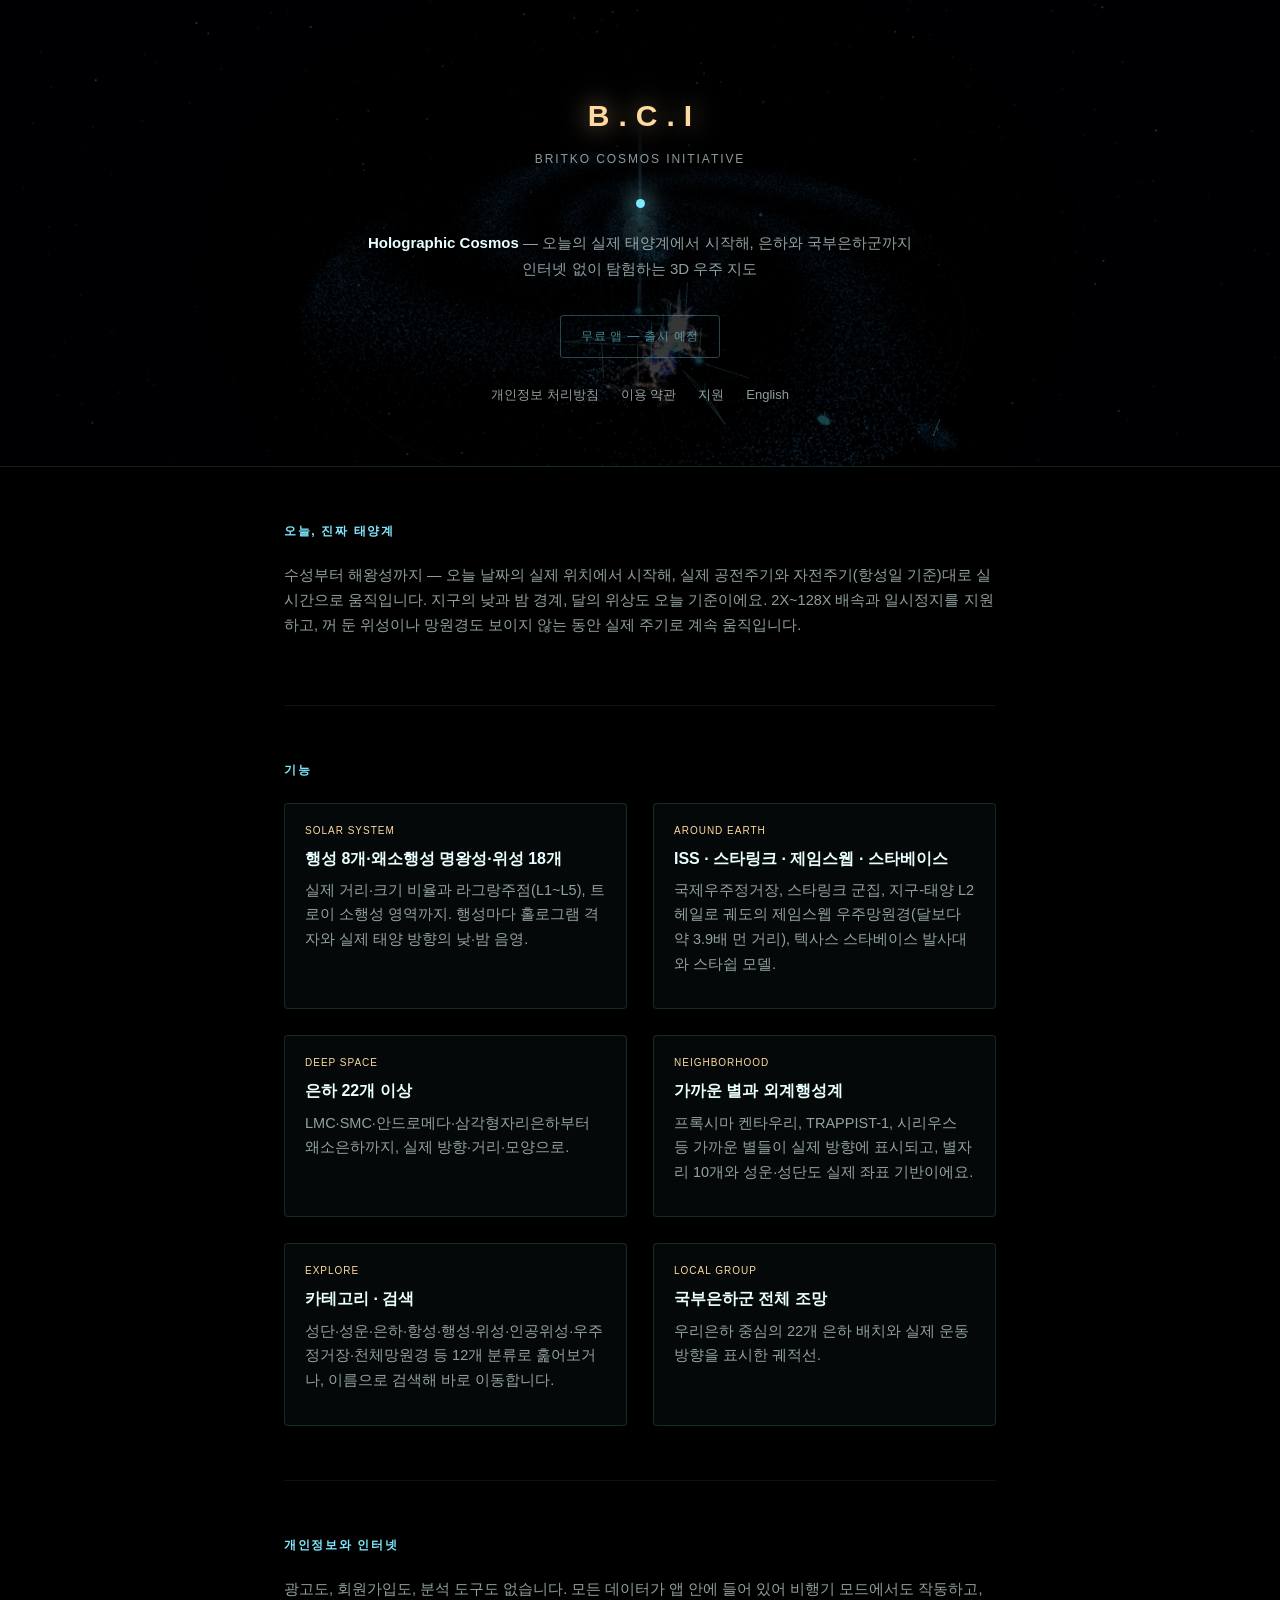
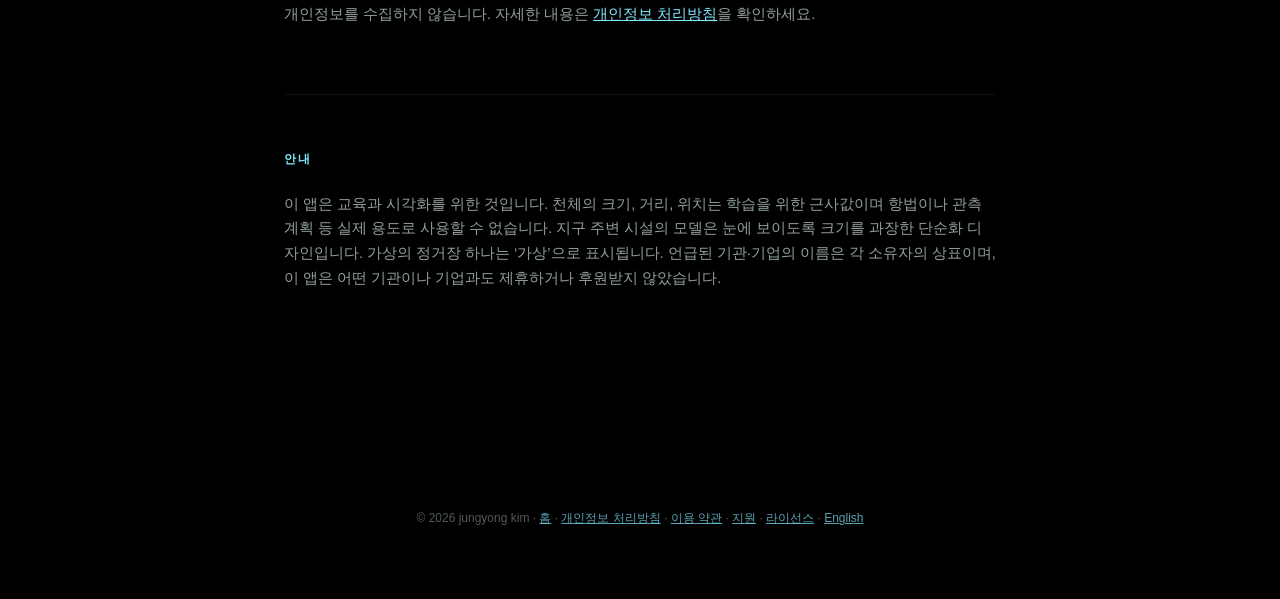
<file: index.html>
<!DOCTYPE html>
<html lang="ko">
<head>
<meta charset="UTF-8">
<meta name="viewport" content="width=device-width, initial-scale=1">
<title>Holographic Cosmos — 우주 홀로그램 지도</title>
<meta name="description" content="오늘의 실제 태양계에서 은하·국부은하군까지, 인터넷 없이 탐험하는 3D 우주 지도. iPhone과 Mac.">
<link rel="icon" href="data:image/svg+xml,<svg xmlns=%22http://www.w3.org/2000/svg%22 viewBox=%220 0 100 100%22><circle cx=%2250%22 cy=%2250%22 r=%2222%22 fill=%22%2304070c%22 stroke=%22%237fe8ff%22 stroke-width=%226%22/></svg>">
<link rel="stylesheet" href="style.css">
</head>
<body>
<header class="hero">
  <iframe id="galaxy-bg-frame" src="galaxy-bg.html" title="" tabindex="-1" scrolling="no"></iframe>
  <div id="logo-reveal"><div class="logo-text show" id="logo-text"><div class="mark">B.C.I</div><div class="full">Britko Cosmos Initiative</div></div></div>
  <div class="hero-inner">
  <div class="dot"></div>
  <p class="tagline hero-tag"><strong style="color:var(--text);">Holographic Cosmos</strong> — 오늘의 실제 태양계에서 시작해, 은하와 국부은하군까지<br>인터넷 없이 탐험하는 3D 우주 지도</p>
  <div class="badges">
    <a class="badge soon" href="#" aria-disabled="true">무료 앱 — 출시 예정</a>
      </div>
  <nav class="sub">
    <a href="privacy.html">개인정보 처리방침</a>
    <a href="terms.html">이용 약관</a>
    <a href="support.html">지원</a>
    <a href="index_en.html">English</a>
  </nav>
  </div>
</header>

<div class="wrap">
  <section>
    <h2>오늘, 진짜 태양계</h2>
    <p>수성부터 해왕성까지 — 오늘 날짜의 실제 위치에서 시작해, 실제 공전주기와 자전주기(항성일 기준)대로 실시간으로 움직입니다. 지구의 낮과 밤 경계, 달의 위상도 오늘 기준이에요. 2X~128X 배속과 일시정지를 지원하고, 꺼 둔 위성이나 망원경도 보이지 않는 동안 실제 주기로 계속 움직입니다.</p>
  </section>

  <section>
    <h2>기능</h2>
    <div class="grid">
      <div class="feat"><div class="k">Solar System</div><h3>행성 8개·왜소행성 명왕성·위성 18개</h3><p>실제 거리·크기 비율과 라그랑주점(L1~L5), 트로이 소행성 영역까지. 행성마다 홀로그램 격자와 실제 태양 방향의 낮·밤 음영.</p></div>
      <div class="feat"><div class="k">Around Earth</div><h3>ISS · 스타링크 · 제임스웹 · 스타베이스</h3><p>국제우주정거장, 스타링크 군집, 지구-태양 L2 헤일로 궤도의 제임스웹 우주망원경(달보다 약 3.9배 먼 거리), 텍사스 스타베이스 발사대와 스타쉽 모델.</p></div>
      <div class="feat"><div class="k">Deep Space</div><h3>은하 22개 이상</h3><p>LMC·SMC·안드로메다·삼각형자리은하부터 왜소은하까지, 실제 방향·거리·모양으로.</p></div>
      <div class="feat"><div class="k">Neighborhood</div><h3>가까운 별과 외계행성계</h3><p>프록시마 켄타우리, TRAPPIST-1, 시리우스 등 가까운 별들이 실제 방향에 표시되고, 별자리 10개와 성운·성단도 실제 좌표 기반이에요.</p></div>
      <div class="feat"><div class="k">Explore</div><h3>카테고리 · 검색</h3><p>성단·성운·은하·항성·행성·위성·인공위성·우주정거장·천체망원경 등 12개 분류로 훑어보거나, 이름으로 검색해 바로 이동합니다.</p></div>
      <div class="feat"><div class="k">Local Group</div><h3>국부은하군 전체 조망</h3><p>우리은하 중심의 22개 은하 배치와 실제 운동 방향을 표시한 궤적선.</p></div>
    </div>
  </section>

  
  <section>
    <h2>개인정보와 인터넷</h2>
    <p>광고도, 회원가입도, 분석 도구도 없습니다. 모든 데이터가 앱 안에 들어 있어 비행기 모드에서도 작동하고, 개인정보를 수집하지 않습니다. 자세한 내용은 <a href="privacy.html">개인정보 처리방침</a>을 확인하세요.</p>
  </section>

  <section>
    <h2>안내</h2>
    <p>이 앱은 교육과 시각화를 위한 것입니다. 천체의 크기, 거리, 위치는 학습을 위한 근사값이며 항법이나 관측 계획 등 실제 용도로 사용할 수 없습니다. 지구 주변 시설의 모델은 눈에 보이도록 크기를 과장한 단순화 디자인입니다. 가상의 정거장 하나는 &lsquo;가상&rsquo;으로 표시됩니다. 언급된 기관·기업의 이름은 각 소유자의 상표이며, 이 앱은 어떤 기관이나 기업과도 제휴하거나 후원받지 않았습니다.</p>
  </section>
</div>

<footer>© 2026 jungyong kim · <a href="index.html">홈</a> · <a href="privacy.html">개인정보 처리방침</a> · <a href="terms.html">이용 약관</a> · <a href="support.html">지원</a> · <a href="licenses.html">라이선스</a> · <a href="index_en.html">English</a></footer>
</body>
</html>
</file>
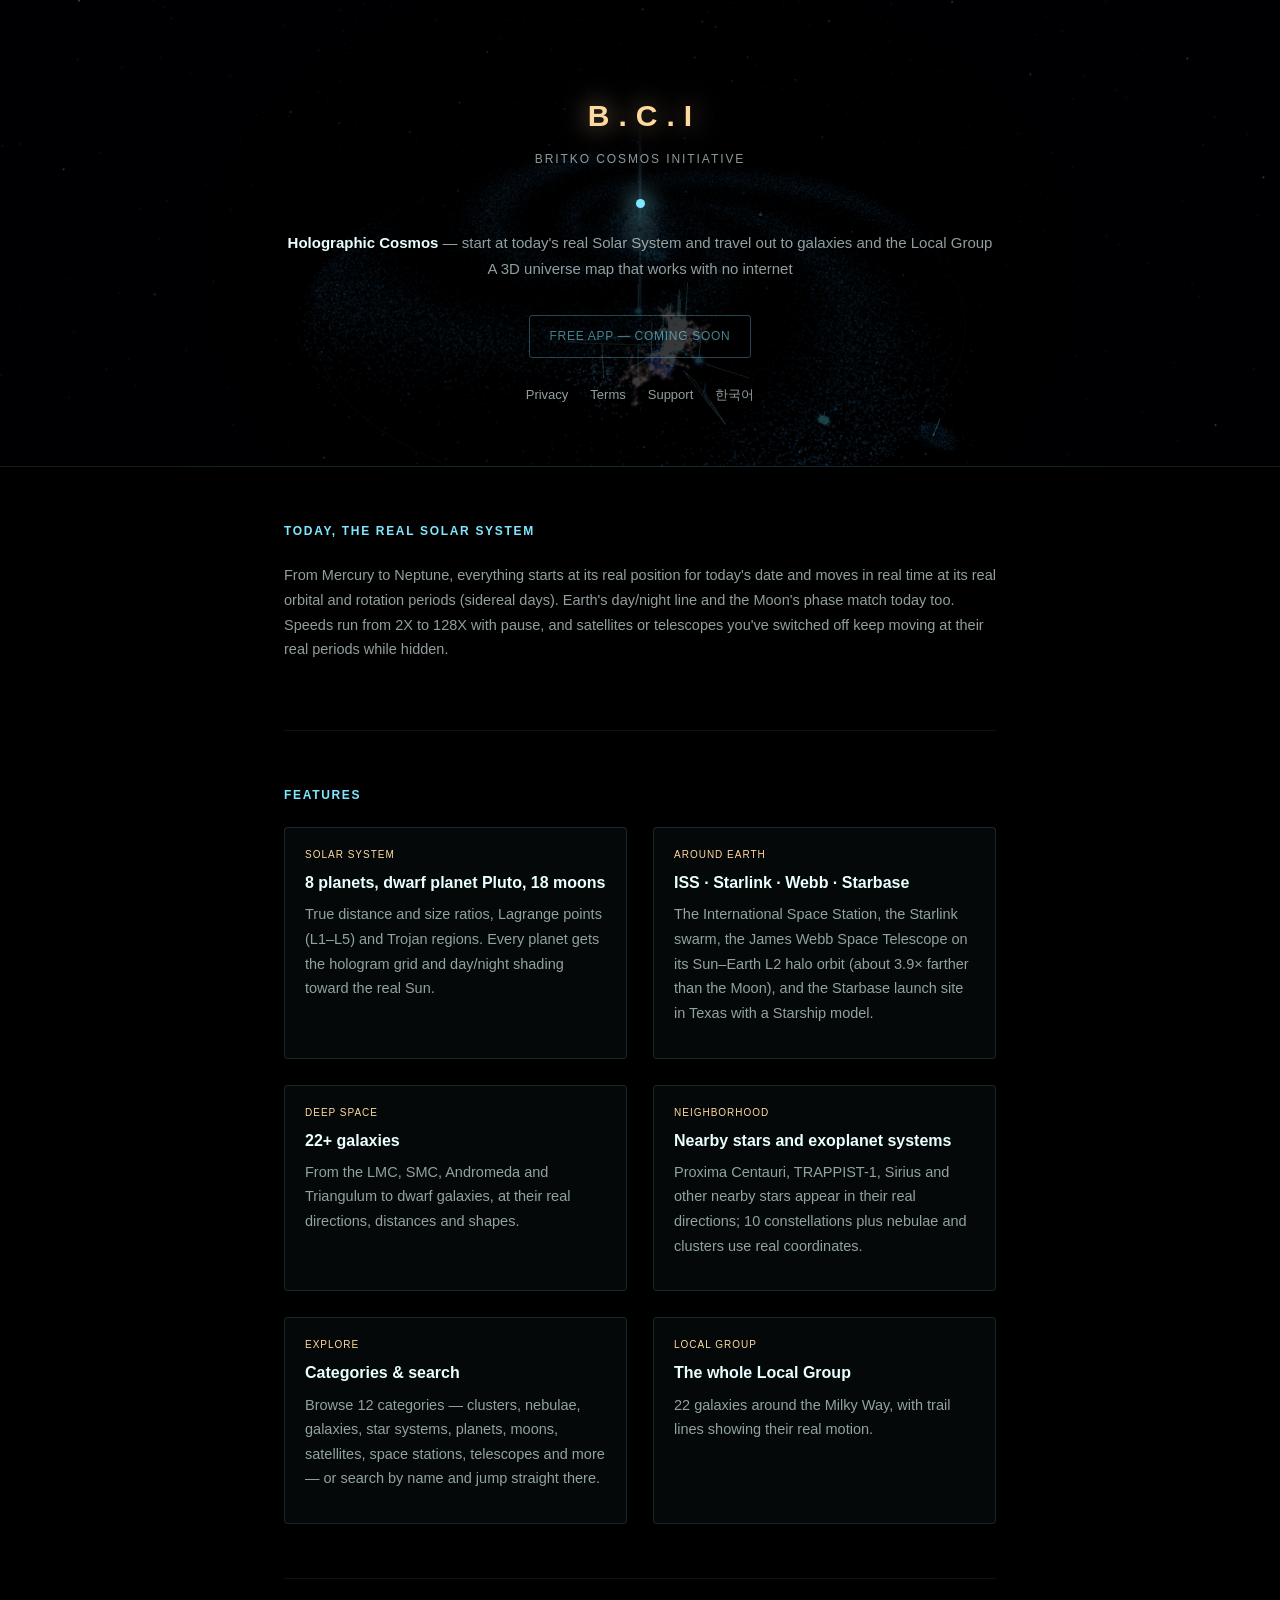
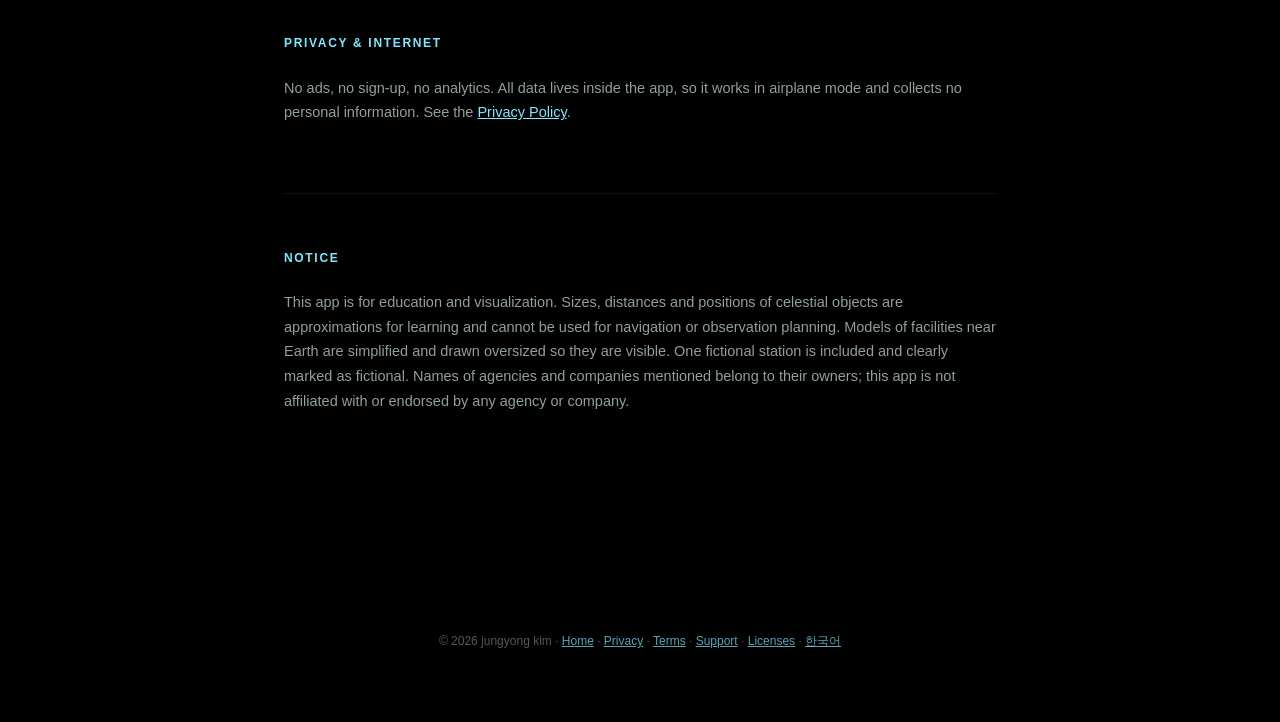
<file: index_en.html>
<!DOCTYPE html>
<html lang="en">
<head>
<meta charset="UTF-8">
<meta name="viewport" content="width=device-width, initial-scale=1">
<title>Holographic Cosmos — a hologram map of the universe</title>
<meta name="description" content="A 3D map that starts at today's real Solar System and reaches galaxies and the Local Group. Works offline on iPhone and Mac.">
<link rel="icon" href="data:image/svg+xml,<svg xmlns=%22http://www.w3.org/2000/svg%22 viewBox=%220 0 100 100%22><circle cx=%2250%22 cy=%2250%22 r=%2222%22 fill=%22%2304070c%22 stroke=%22%237fe8ff%22 stroke-width=%226%22/></svg>">
<link rel="stylesheet" href="style.css">
</head>
<body>
<header class="hero">
  <iframe id="galaxy-bg-frame" src="galaxy-bg.html" title="" tabindex="-1" scrolling="no"></iframe>
  <div id="logo-reveal"><div class="logo-text show" id="logo-text"><div class="mark">B.C.I</div><div class="full">Britko Cosmos Initiative</div></div></div>
  <div class="hero-inner">
  <div class="dot"></div>
  <p class="tagline hero-tag"><strong style="color:var(--text);">Holographic Cosmos</strong> — start at today's real Solar System and travel out to galaxies and the Local Group<br>A 3D universe map that works with no internet</p>
  <div class="badges">
    <a class="badge soon" href="#" aria-disabled="true">Free app — coming soon</a>
      </div>
  <nav class="sub">
    <a href="privacy_en.html">Privacy</a>
    <a href="terms_en.html">Terms</a>
    <a href="support_en.html">Support</a>
    <a href="index.html">한국어</a>
  </nav>
  </div>
</header>

<div class="wrap">
  <section>
    <h2>Today, the real Solar System</h2>
    <p>From Mercury to Neptune, everything starts at its real position for today's date and moves in real time at its real orbital and rotation periods (sidereal days). Earth's day/night line and the Moon's phase match today too. Speeds run from 2X to 128X with pause, and satellites or telescopes you've switched off keep moving at their real periods while hidden.</p>
  </section>

  <section>
    <h2>Features</h2>
    <div class="grid">
      <div class="feat"><div class="k">Solar System</div><h3>8 planets, dwarf planet Pluto, 18 moons</h3><p>True distance and size ratios, Lagrange points (L1–L5) and Trojan regions. Every planet gets the hologram grid and day/night shading toward the real Sun.</p></div>
      <div class="feat"><div class="k">Around Earth</div><h3>ISS · Starlink · Webb · Starbase</h3><p>The International Space Station, the Starlink swarm, the James Webb Space Telescope on its Sun–Earth L2 halo orbit (about 3.9× farther than the Moon), and the Starbase launch site in Texas with a Starship model.</p></div>
      <div class="feat"><div class="k">Deep Space</div><h3>22+ galaxies</h3><p>From the LMC, SMC, Andromeda and Triangulum to dwarf galaxies, at their real directions, distances and shapes.</p></div>
      <div class="feat"><div class="k">Neighborhood</div><h3>Nearby stars and exoplanet systems</h3><p>Proxima Centauri, TRAPPIST-1, Sirius and other nearby stars appear in their real directions; 10 constellations plus nebulae and clusters use real coordinates.</p></div>
      <div class="feat"><div class="k">Explore</div><h3>Categories &amp; search</h3><p>Browse 12 categories — clusters, nebulae, galaxies, star systems, planets, moons, satellites, space stations, telescopes and more — or search by name and jump straight there.</p></div>
      <div class="feat"><div class="k">Local Group</div><h3>The whole Local Group</h3><p>22 galaxies around the Milky Way, with trail lines showing their real motion.</p></div>
    </div>
  </section>

  
  <section>
    <h2>Privacy &amp; internet</h2>
    <p>No ads, no sign-up, no analytics. All data lives inside the app, so it works in airplane mode and collects no personal information. See the <a href="privacy_en.html">Privacy Policy</a>.</p>
  </section>

  <section>
    <h2>Notice</h2>
    <p>This app is for education and visualization. Sizes, distances and positions of celestial objects are approximations for learning and cannot be used for navigation or observation planning. Models of facilities near Earth are simplified and drawn oversized so they are visible. One fictional station is included and clearly marked as fictional. Names of agencies and companies mentioned belong to their owners; this app is not affiliated with or endorsed by any agency or company.</p>
  </section>
</div>

<footer>© 2026 jungyong kim · <a href="index_en.html">Home</a> · <a href="privacy_en.html">Privacy</a> · <a href="terms_en.html">Terms</a> · <a href="support_en.html">Support</a> · <a href="licenses_en.html">Licenses</a> · <a href="index.html">한국어</a></footer>
</body>
</html>
</file>
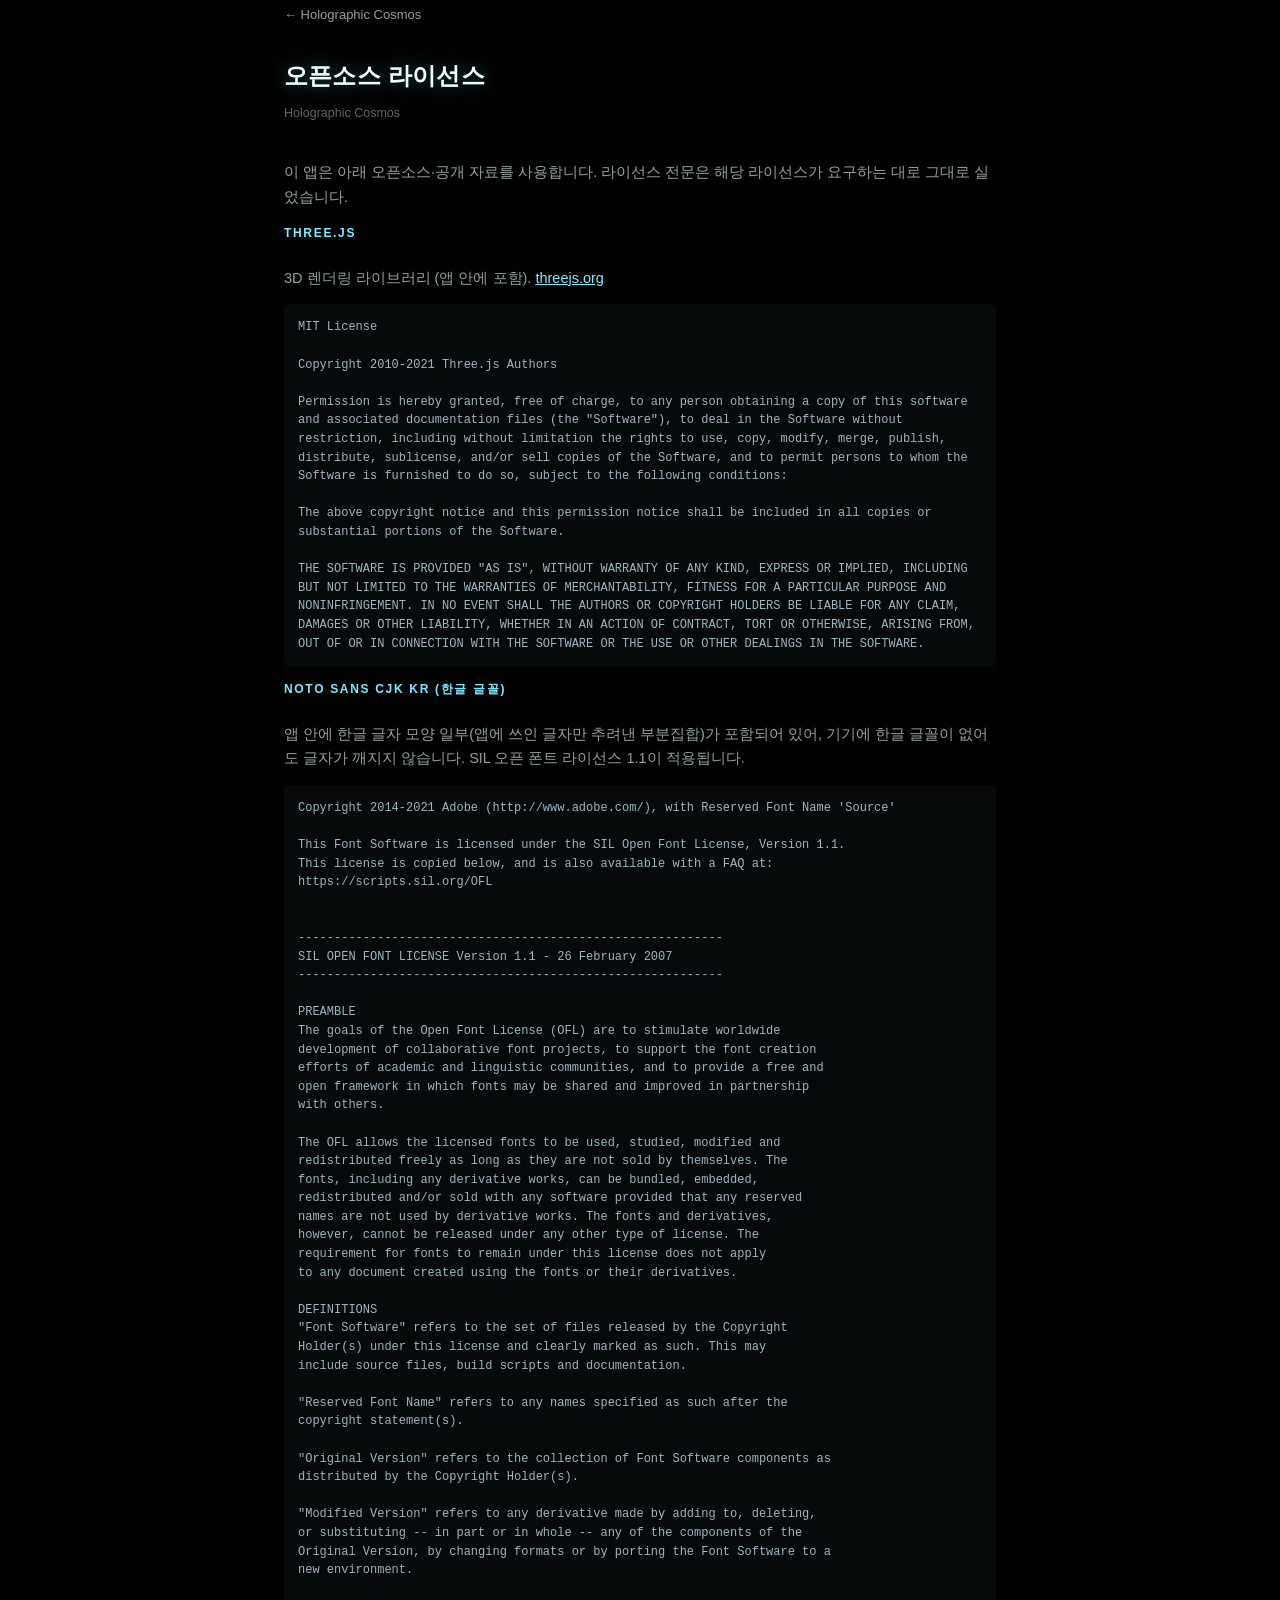
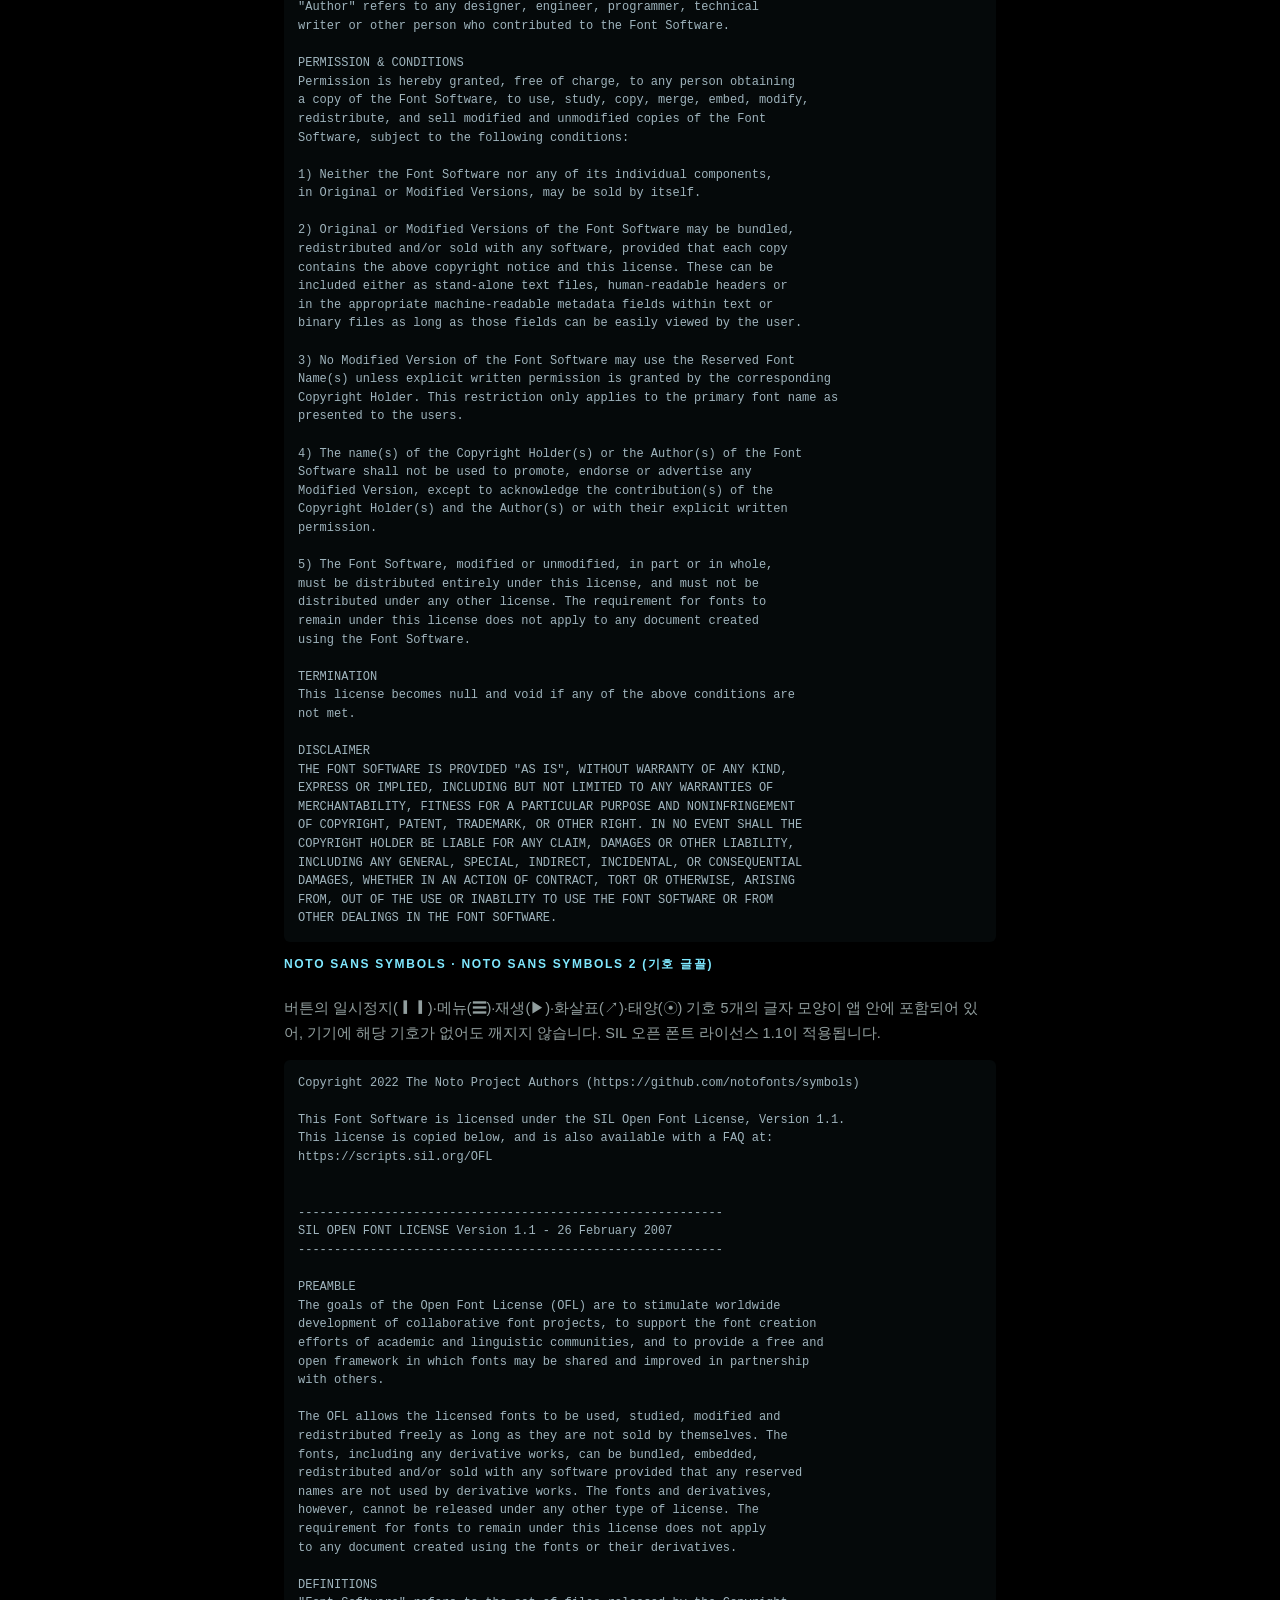
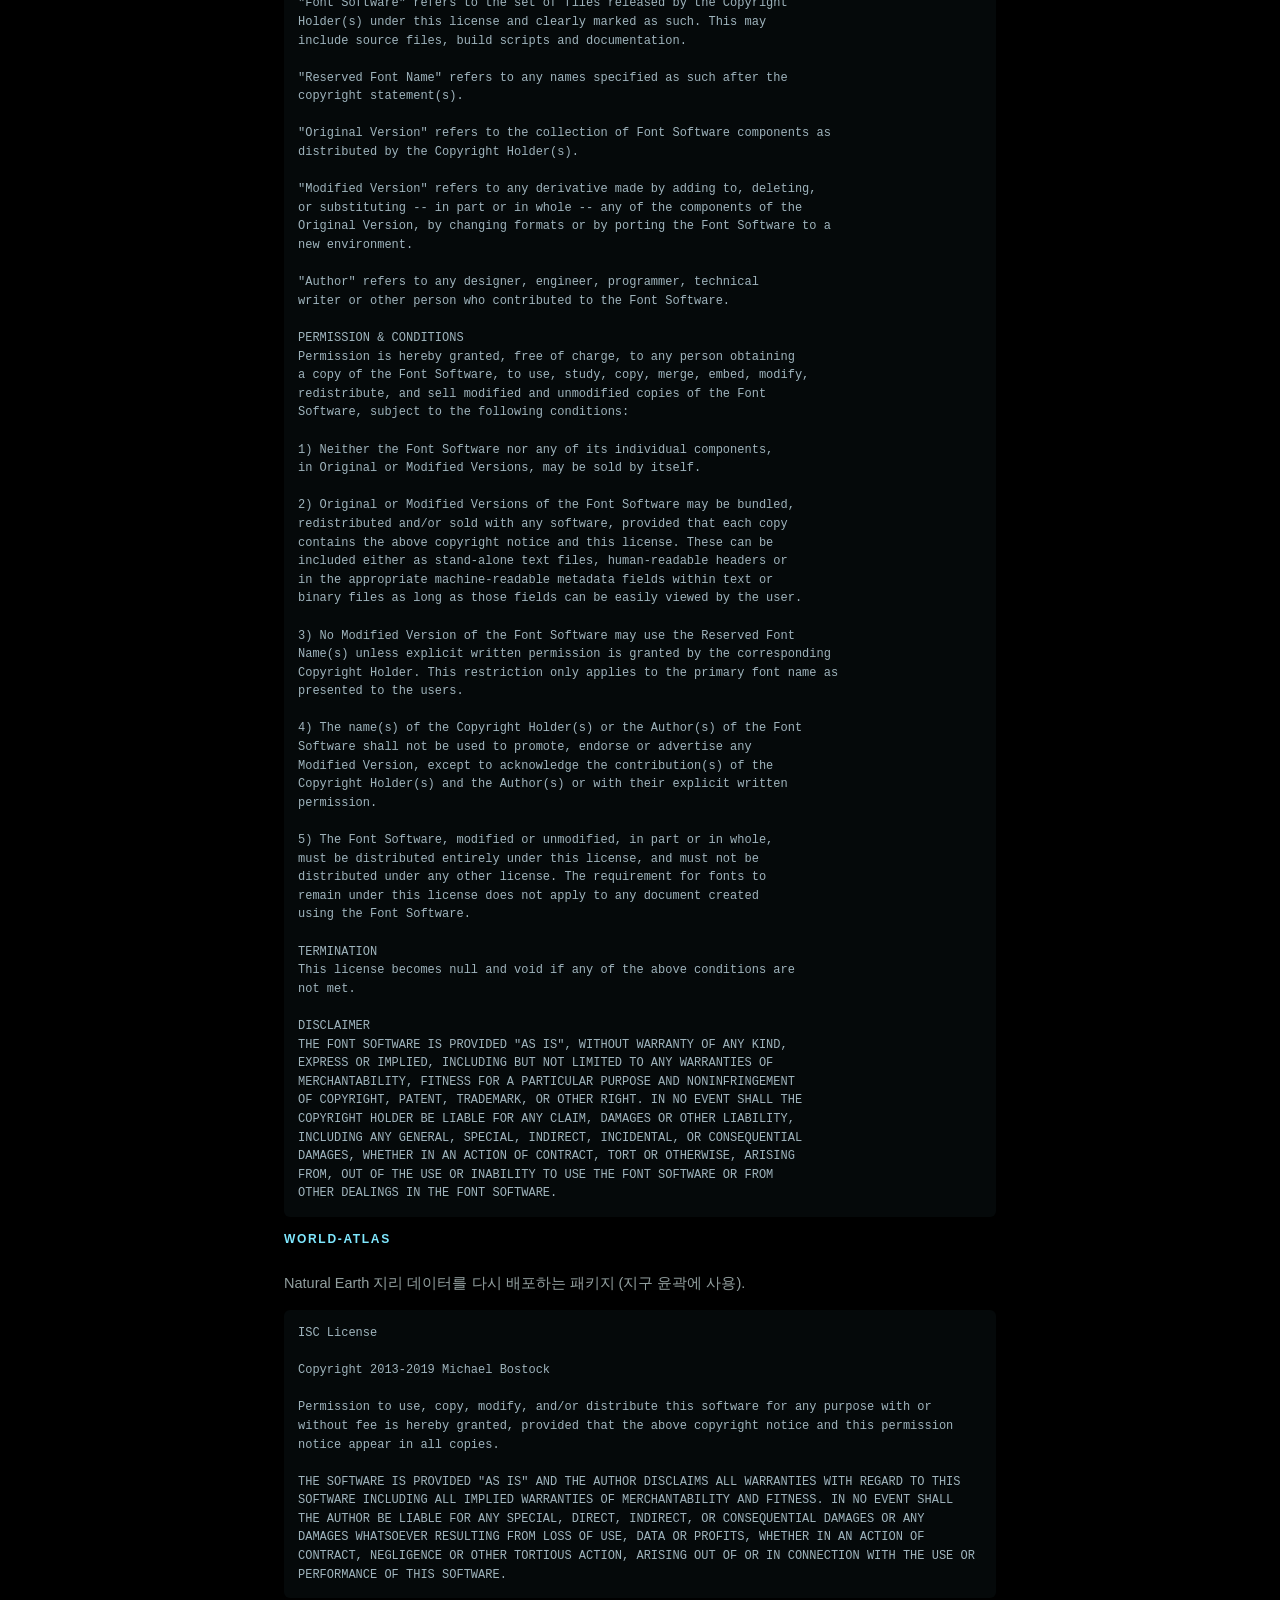
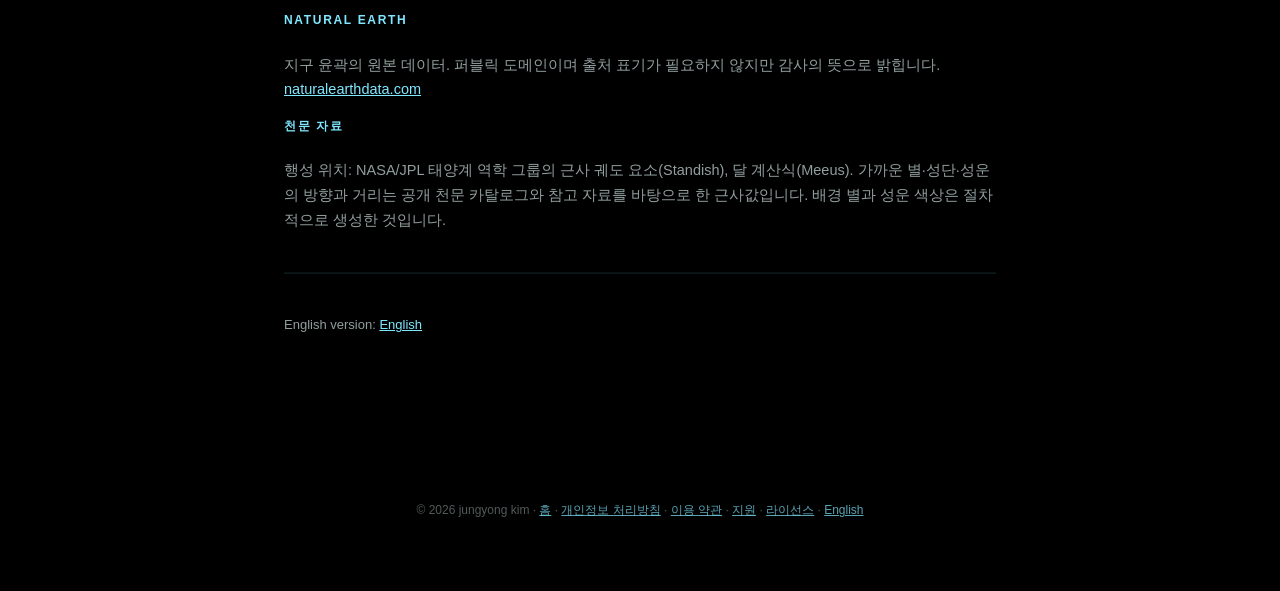
<file: licenses.html>
<!DOCTYPE html>
<html lang="ko">
<head>
<meta charset="UTF-8">
<meta name="viewport" content="width=device-width, initial-scale=1">
<title>오픈소스 라이선스 — Holographic Cosmos</title>
<meta name="description" content="오픈소스 라이선스">
<link rel="icon" href="data:image/svg+xml,<svg xmlns=%22http://www.w3.org/2000/svg%22 viewBox=%220 0 100 100%22><circle cx=%2250%22 cy=%2250%22 r=%2222%22 fill=%22%2304070c%22 stroke=%22%237fe8ff%22 stroke-width=%226%22/></svg>">
<link rel="stylesheet" href="style.css">
</head>
<body>
<div class="wrap">
  <a class="back" href="index.html">← Holographic Cosmos</a>
  <h1 class="page-title">오픈소스 라이선스</h1>
  <div class="updated">Holographic Cosmos</div>
  <p>이 앱은 아래 오픈소스·공개 자료를 사용합니다. 라이선스 전문은 해당 라이선스가 요구하는 대로 그대로 실었습니다.</p>
  <h2>three.js</h2>
  <p>3D 렌더링 라이브러리 (앱 안에 포함). <a href="https://threejs.org">threejs.org</a></p>
  <pre style="white-space:pre-wrap; font-size:12px; line-height:1.55; color:var(--muted,#9fb4bd); background:rgba(127,232,255,.04); padding:14px; border-radius:6px;">MIT License

Copyright 2010-2021 Three.js Authors

Permission is hereby granted, free of charge, to any person obtaining a copy of this software and associated documentation files (the "Software"), to deal in the Software without restriction, including without limitation the rights to use, copy, modify, merge, publish, distribute, sublicense, and/or sell copies of the Software, and to permit persons to whom the Software is furnished to do so, subject to the following conditions:

The above copyright notice and this permission notice shall be included in all copies or substantial portions of the Software.

THE SOFTWARE IS PROVIDED "AS IS", WITHOUT WARRANTY OF ANY KIND, EXPRESS OR IMPLIED, INCLUDING BUT NOT LIMITED TO THE WARRANTIES OF MERCHANTABILITY, FITNESS FOR A PARTICULAR PURPOSE AND NONINFRINGEMENT. IN NO EVENT SHALL THE AUTHORS OR COPYRIGHT HOLDERS BE LIABLE FOR ANY CLAIM, DAMAGES OR OTHER LIABILITY, WHETHER IN AN ACTION OF CONTRACT, TORT OR OTHERWISE, ARISING FROM, OUT OF OR IN CONNECTION WITH THE SOFTWARE OR THE USE OR OTHER DEALINGS IN THE SOFTWARE.</pre>
  <h2>Noto Sans CJK KR (한글 글꼴)</h2>
  <p>앱 안에 한글 글자 모양 일부(앱에 쓰인 글자만 추려낸 부분집합)가 포함되어 있어, 기기에 한글 글꼴이 없어도 글자가 깨지지 않습니다. SIL 오픈 폰트 라이선스 1.1이 적용됩니다.</p>
  <pre style="white-space:pre-wrap; font-size:12px; line-height:1.55; color:var(--muted,#9fb4bd); background:rgba(127,232,255,.04); padding:14px; border-radius:6px;">Copyright 2014-2021 Adobe (http://www.adobe.com/), with Reserved Font Name 'Source'

This Font Software is licensed under the SIL Open Font License, Version 1.1.
This license is copied below, and is also available with a FAQ at:
https://scripts.sil.org/OFL


-----------------------------------------------------------
SIL OPEN FONT LICENSE Version 1.1 - 26 February 2007
-----------------------------------------------------------

PREAMBLE
The goals of the Open Font License (OFL) are to stimulate worldwide
development of collaborative font projects, to support the font creation
efforts of academic and linguistic communities, and to provide a free and
open framework in which fonts may be shared and improved in partnership
with others.

The OFL allows the licensed fonts to be used, studied, modified and
redistributed freely as long as they are not sold by themselves. The
fonts, including any derivative works, can be bundled, embedded, 
redistributed and/or sold with any software provided that any reserved
names are not used by derivative works. The fonts and derivatives,
however, cannot be released under any other type of license. The
requirement for fonts to remain under this license does not apply
to any document created using the fonts or their derivatives.

DEFINITIONS
"Font Software" refers to the set of files released by the Copyright
Holder(s) under this license and clearly marked as such. This may
include source files, build scripts and documentation.

"Reserved Font Name" refers to any names specified as such after the
copyright statement(s).

"Original Version" refers to the collection of Font Software components as
distributed by the Copyright Holder(s).

"Modified Version" refers to any derivative made by adding to, deleting,
or substituting -- in part or in whole -- any of the components of the
Original Version, by changing formats or by porting the Font Software to a
new environment.

"Author" refers to any designer, engineer, programmer, technical
writer or other person who contributed to the Font Software.

PERMISSION &amp; CONDITIONS
Permission is hereby granted, free of charge, to any person obtaining
a copy of the Font Software, to use, study, copy, merge, embed, modify,
redistribute, and sell modified and unmodified copies of the Font
Software, subject to the following conditions:

1) Neither the Font Software nor any of its individual components,
in Original or Modified Versions, may be sold by itself.

2) Original or Modified Versions of the Font Software may be bundled,
redistributed and/or sold with any software, provided that each copy
contains the above copyright notice and this license. These can be
included either as stand-alone text files, human-readable headers or
in the appropriate machine-readable metadata fields within text or
binary files as long as those fields can be easily viewed by the user.

3) No Modified Version of the Font Software may use the Reserved Font
Name(s) unless explicit written permission is granted by the corresponding
Copyright Holder. This restriction only applies to the primary font name as
presented to the users.

4) The name(s) of the Copyright Holder(s) or the Author(s) of the Font
Software shall not be used to promote, endorse or advertise any
Modified Version, except to acknowledge the contribution(s) of the
Copyright Holder(s) and the Author(s) or with their explicit written
permission.

5) The Font Software, modified or unmodified, in part or in whole,
must be distributed entirely under this license, and must not be
distributed under any other license. The requirement for fonts to
remain under this license does not apply to any document created
using the Font Software.

TERMINATION
This license becomes null and void if any of the above conditions are
not met.

DISCLAIMER
THE FONT SOFTWARE IS PROVIDED "AS IS", WITHOUT WARRANTY OF ANY KIND,
EXPRESS OR IMPLIED, INCLUDING BUT NOT LIMITED TO ANY WARRANTIES OF
MERCHANTABILITY, FITNESS FOR A PARTICULAR PURPOSE AND NONINFRINGEMENT
OF COPYRIGHT, PATENT, TRADEMARK, OR OTHER RIGHT. IN NO EVENT SHALL THE
COPYRIGHT HOLDER BE LIABLE FOR ANY CLAIM, DAMAGES OR OTHER LIABILITY,
INCLUDING ANY GENERAL, SPECIAL, INDIRECT, INCIDENTAL, OR CONSEQUENTIAL
DAMAGES, WHETHER IN AN ACTION OF CONTRACT, TORT OR OTHERWISE, ARISING
FROM, OUT OF THE USE OR INABILITY TO USE THE FONT SOFTWARE OR FROM
OTHER DEALINGS IN THE FONT SOFTWARE.</pre>
  <h2>Noto Sans Symbols · Noto Sans Symbols 2 (기호 글꼴)</h2>
  <p>버튼의 일시정지(❙❙)·메뉴(☰)·재생(▶)·화살표(↗)·태양(☉) 기호 5개의 글자 모양이 앱 안에 포함되어 있어, 기기에 해당 기호가 없어도 깨지지 않습니다. SIL 오픈 폰트 라이선스 1.1이 적용됩니다.</p>
  <pre style="white-space:pre-wrap; font-size:12px; line-height:1.55; color:var(--muted,#9fb4bd); background:rgba(127,232,255,.04); padding:14px; border-radius:6px;">Copyright 2022 The Noto Project Authors (https://github.com/notofonts/symbols)

This Font Software is licensed under the SIL Open Font License, Version 1.1.
This license is copied below, and is also available with a FAQ at:
https://scripts.sil.org/OFL


-----------------------------------------------------------
SIL OPEN FONT LICENSE Version 1.1 - 26 February 2007
-----------------------------------------------------------

PREAMBLE
The goals of the Open Font License (OFL) are to stimulate worldwide
development of collaborative font projects, to support the font creation
efforts of academic and linguistic communities, and to provide a free and
open framework in which fonts may be shared and improved in partnership
with others.

The OFL allows the licensed fonts to be used, studied, modified and
redistributed freely as long as they are not sold by themselves. The
fonts, including any derivative works, can be bundled, embedded, 
redistributed and/or sold with any software provided that any reserved
names are not used by derivative works. The fonts and derivatives,
however, cannot be released under any other type of license. The
requirement for fonts to remain under this license does not apply
to any document created using the fonts or their derivatives.

DEFINITIONS
"Font Software" refers to the set of files released by the Copyright
Holder(s) under this license and clearly marked as such. This may
include source files, build scripts and documentation.

"Reserved Font Name" refers to any names specified as such after the
copyright statement(s).

"Original Version" refers to the collection of Font Software components as
distributed by the Copyright Holder(s).

"Modified Version" refers to any derivative made by adding to, deleting,
or substituting -- in part or in whole -- any of the components of the
Original Version, by changing formats or by porting the Font Software to a
new environment.

"Author" refers to any designer, engineer, programmer, technical
writer or other person who contributed to the Font Software.

PERMISSION &amp; CONDITIONS
Permission is hereby granted, free of charge, to any person obtaining
a copy of the Font Software, to use, study, copy, merge, embed, modify,
redistribute, and sell modified and unmodified copies of the Font
Software, subject to the following conditions:

1) Neither the Font Software nor any of its individual components,
in Original or Modified Versions, may be sold by itself.

2) Original or Modified Versions of the Font Software may be bundled,
redistributed and/or sold with any software, provided that each copy
contains the above copyright notice and this license. These can be
included either as stand-alone text files, human-readable headers or
in the appropriate machine-readable metadata fields within text or
binary files as long as those fields can be easily viewed by the user.

3) No Modified Version of the Font Software may use the Reserved Font
Name(s) unless explicit written permission is granted by the corresponding
Copyright Holder. This restriction only applies to the primary font name as
presented to the users.

4) The name(s) of the Copyright Holder(s) or the Author(s) of the Font
Software shall not be used to promote, endorse or advertise any
Modified Version, except to acknowledge the contribution(s) of the
Copyright Holder(s) and the Author(s) or with their explicit written
permission.

5) The Font Software, modified or unmodified, in part or in whole,
must be distributed entirely under this license, and must not be
distributed under any other license. The requirement for fonts to
remain under this license does not apply to any document created
using the Font Software.

TERMINATION
This license becomes null and void if any of the above conditions are
not met.

DISCLAIMER
THE FONT SOFTWARE IS PROVIDED "AS IS", WITHOUT WARRANTY OF ANY KIND,
EXPRESS OR IMPLIED, INCLUDING BUT NOT LIMITED TO ANY WARRANTIES OF
MERCHANTABILITY, FITNESS FOR A PARTICULAR PURPOSE AND NONINFRINGEMENT
OF COPYRIGHT, PATENT, TRADEMARK, OR OTHER RIGHT. IN NO EVENT SHALL THE
COPYRIGHT HOLDER BE LIABLE FOR ANY CLAIM, DAMAGES OR OTHER LIABILITY,
INCLUDING ANY GENERAL, SPECIAL, INDIRECT, INCIDENTAL, OR CONSEQUENTIAL
DAMAGES, WHETHER IN AN ACTION OF CONTRACT, TORT OR OTHERWISE, ARISING
FROM, OUT OF THE USE OR INABILITY TO USE THE FONT SOFTWARE OR FROM
OTHER DEALINGS IN THE FONT SOFTWARE.</pre>
  <h2>world-atlas</h2>
  <p>Natural Earth 지리 데이터를 다시 배포하는 패키지 (지구 윤곽에 사용).</p>
  <pre style="white-space:pre-wrap; font-size:12px; line-height:1.55; color:var(--muted,#9fb4bd); background:rgba(127,232,255,.04); padding:14px; border-radius:6px;">ISC License

Copyright 2013-2019 Michael Bostock

Permission to use, copy, modify, and/or distribute this software for any purpose with or without fee is hereby granted, provided that the above copyright notice and this permission notice appear in all copies.

THE SOFTWARE IS PROVIDED "AS IS" AND THE AUTHOR DISCLAIMS ALL WARRANTIES WITH REGARD TO THIS SOFTWARE INCLUDING ALL IMPLIED WARRANTIES OF MERCHANTABILITY AND FITNESS. IN NO EVENT SHALL THE AUTHOR BE LIABLE FOR ANY SPECIAL, DIRECT, INDIRECT, OR CONSEQUENTIAL DAMAGES OR ANY DAMAGES WHATSOEVER RESULTING FROM LOSS OF USE, DATA OR PROFITS, WHETHER IN AN ACTION OF CONTRACT, NEGLIGENCE OR OTHER TORTIOUS ACTION, ARISING OUT OF OR IN CONNECTION WITH THE USE OR PERFORMANCE OF THIS SOFTWARE.</pre>
  <h2>Natural Earth</h2>
  <p>지구 윤곽의 원본 데이터. 퍼블릭 도메인이며 출처 표기가 필요하지 않지만 감사의 뜻으로 밝힙니다. <a href="https://www.naturalearthdata.com">naturalearthdata.com</a></p>
  <h2>천문 자료</h2>
  <p>행성 위치: NASA/JPL 태양계 역학 그룹의 근사 궤도 요소(Standish), 달 계산식(Meeus). 가까운 별·성단·성운의 방향과 거리는 공개 천문 카탈로그와 참고 자료를 바탕으로 한 근사값입니다. 배경 별과 성운 색상은 절차적으로 생성한 것입니다.</p>
  <hr style="border-color:rgba(127,232,255,.1); margin:40px 0;">
  <p style="font-size:13px;">English version: <a href="licenses_en.html">English</a></p>
</div>
<footer>© 2026 jungyong kim · <a href="index.html">홈</a> · <a href="privacy.html">개인정보 처리방침</a> · <a href="terms.html">이용 약관</a> · <a href="support.html">지원</a> · <a href="licenses.html">라이선스</a> · <a href="index_en.html">English</a></footer>
</body>
</html>
</file>
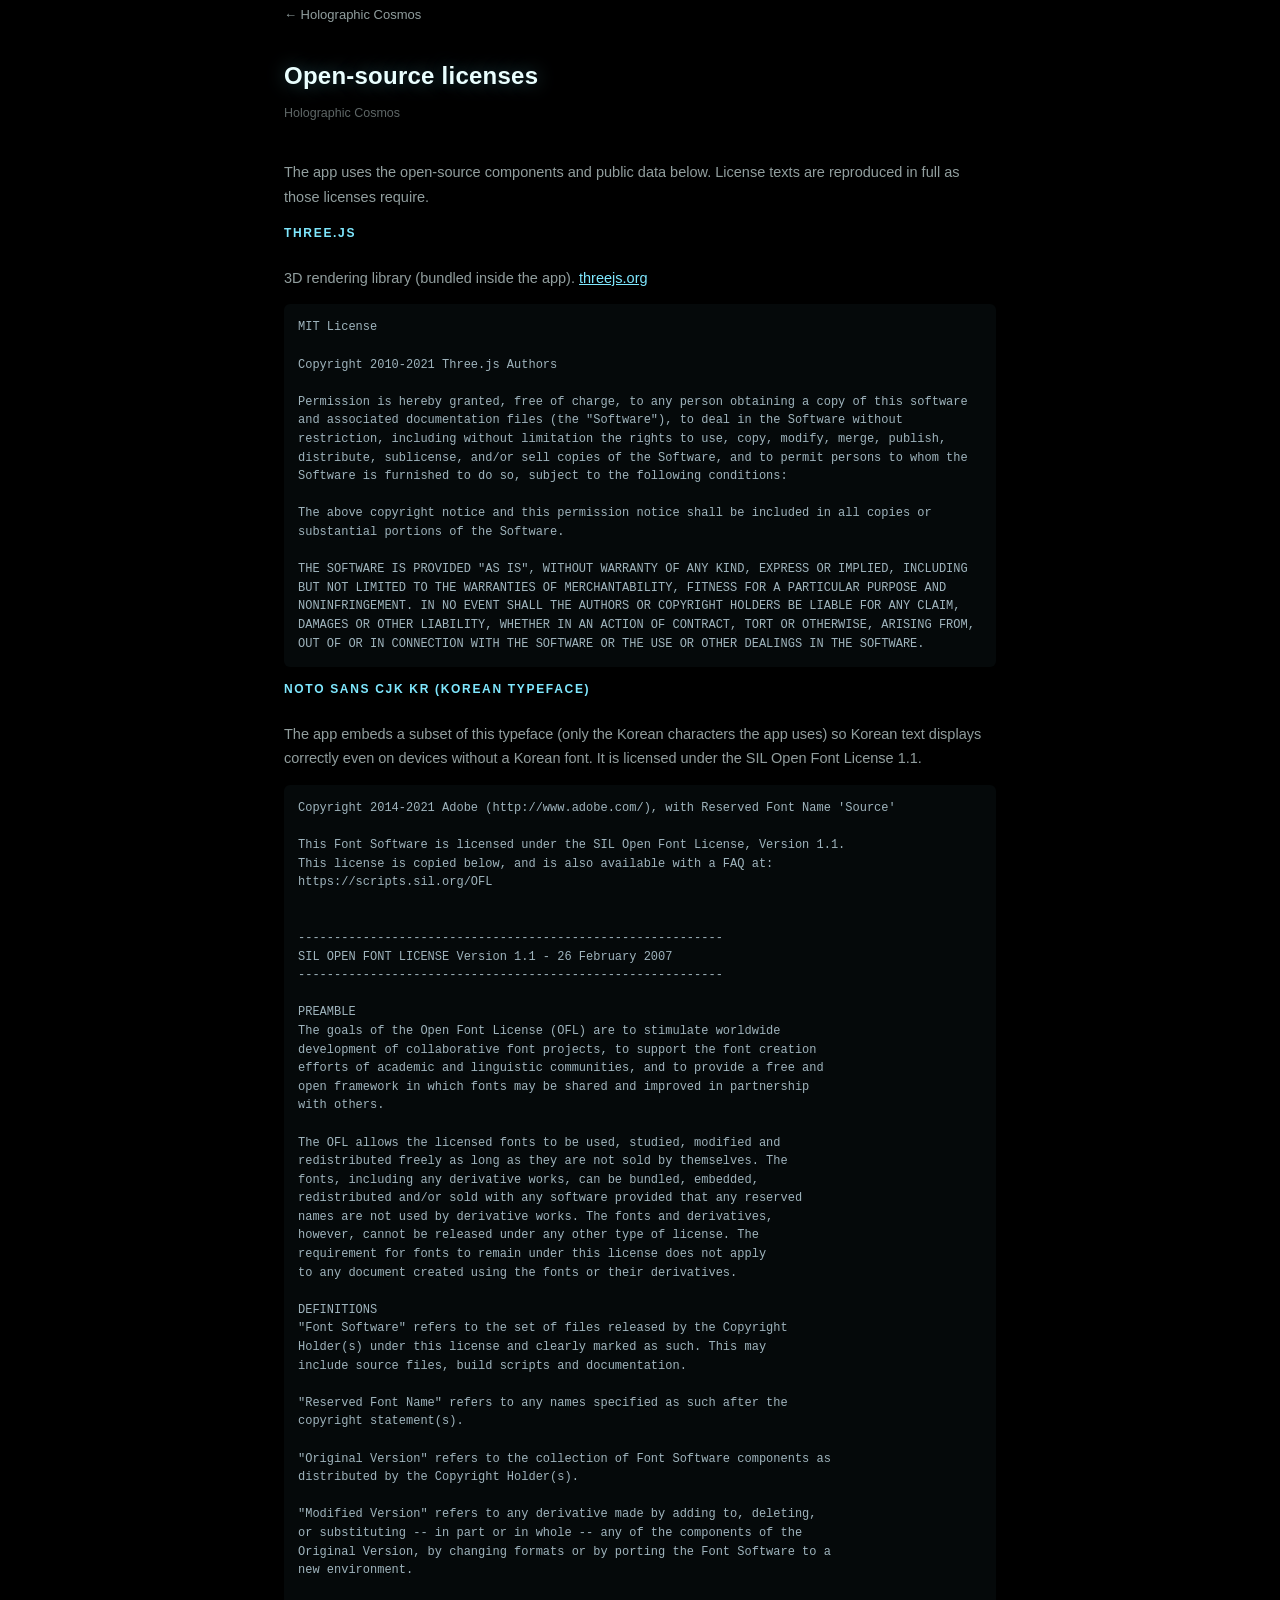
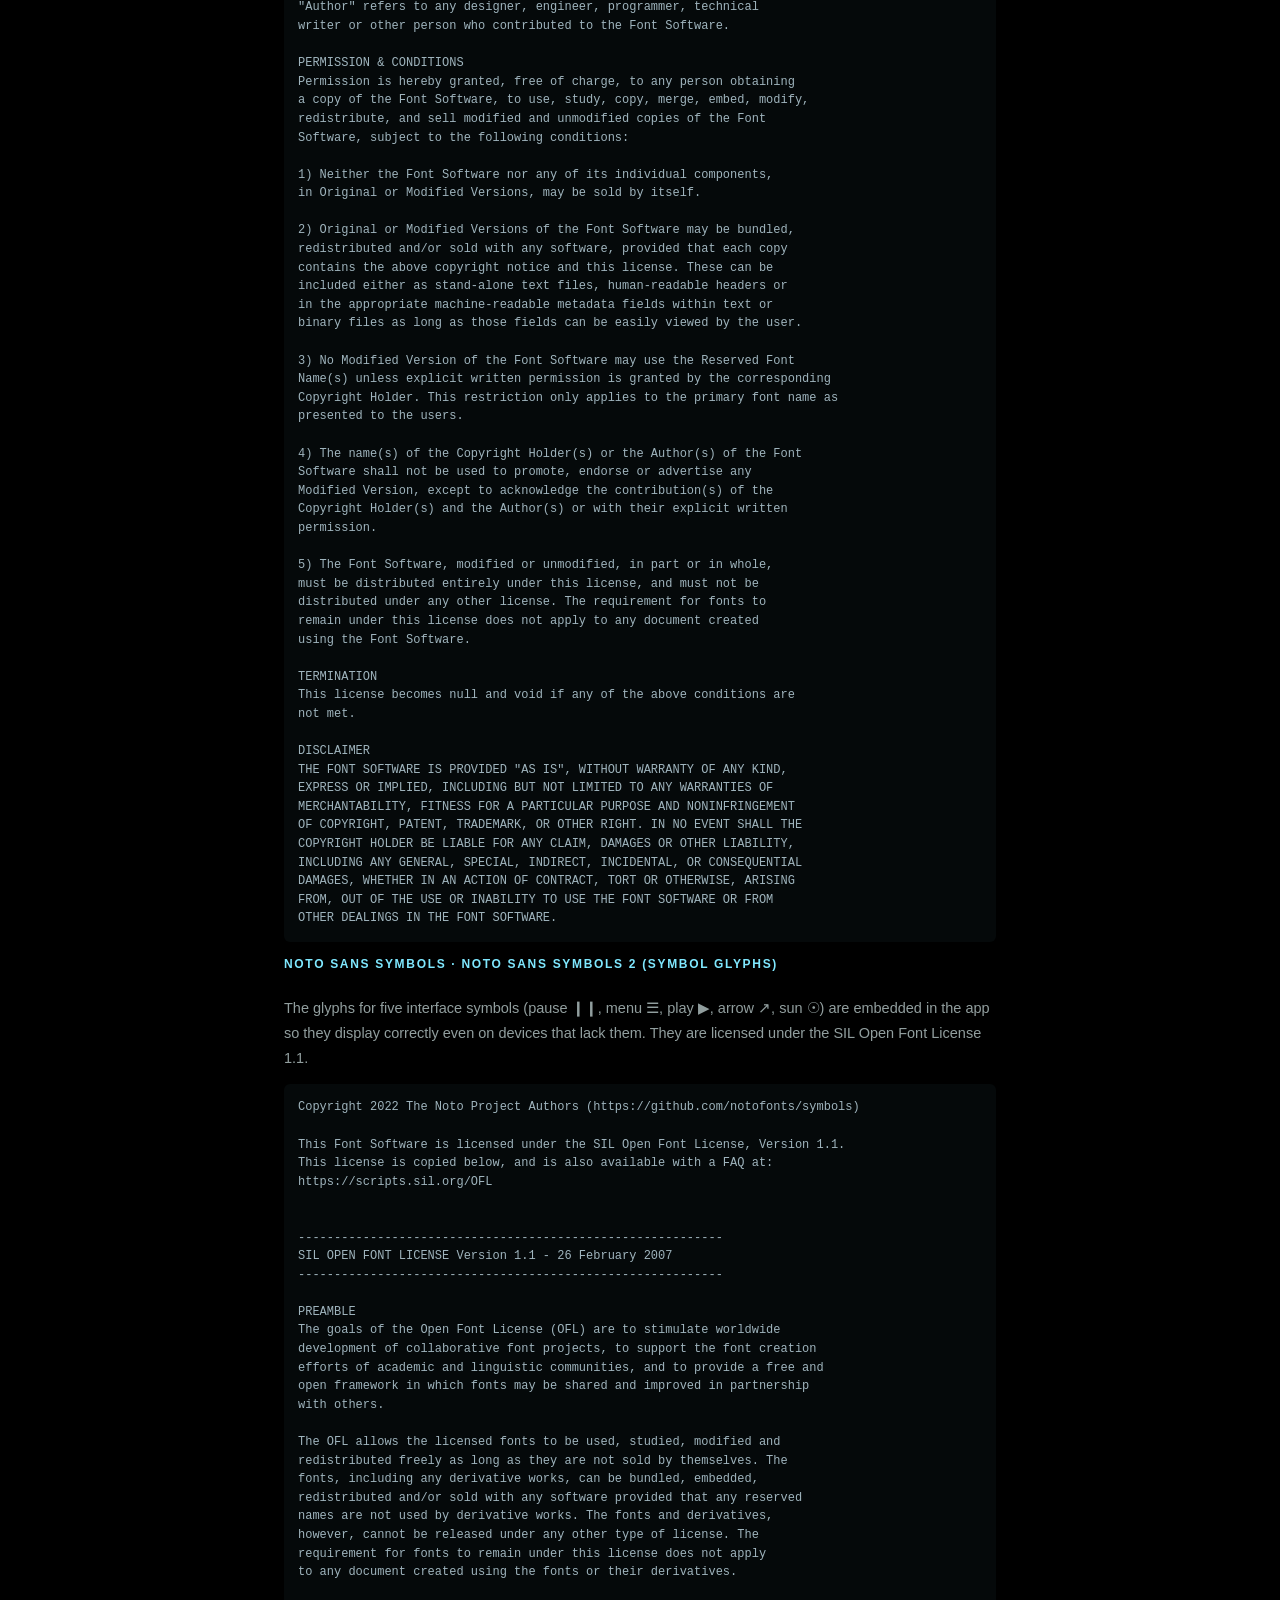
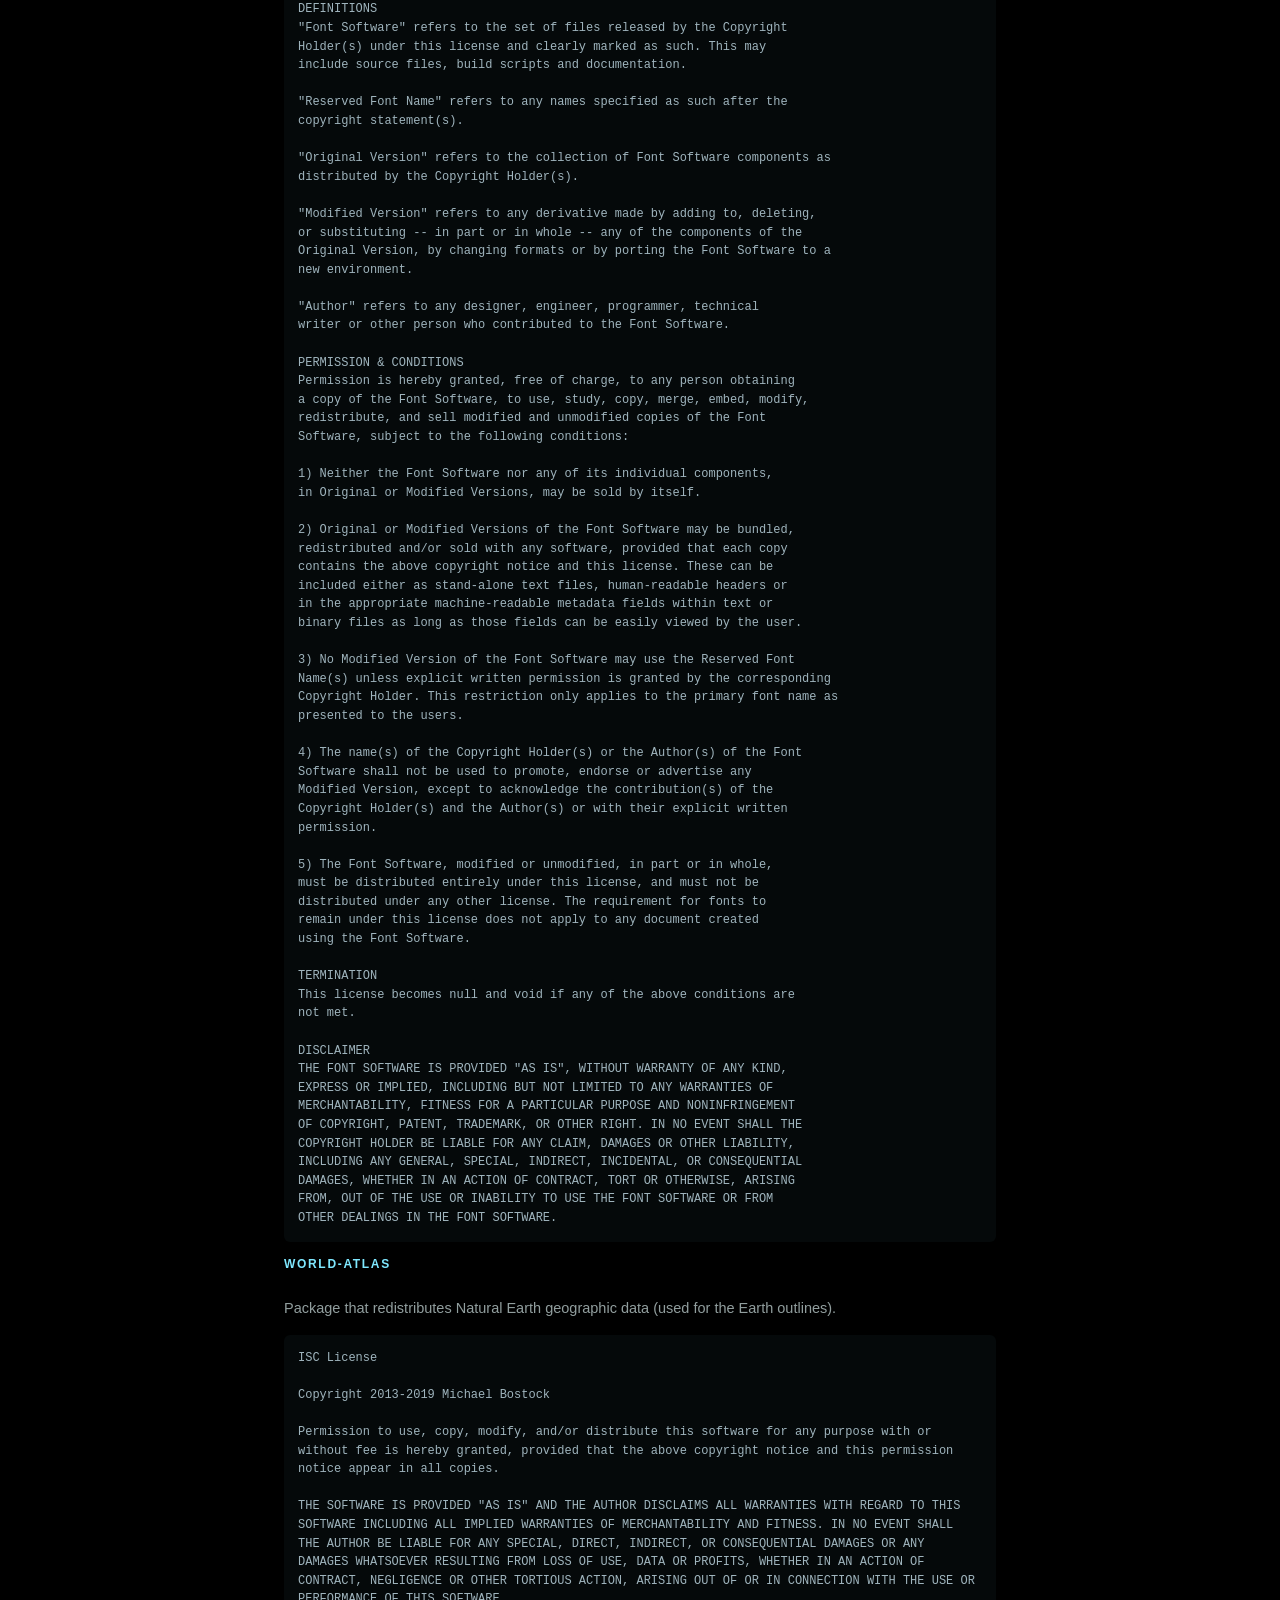
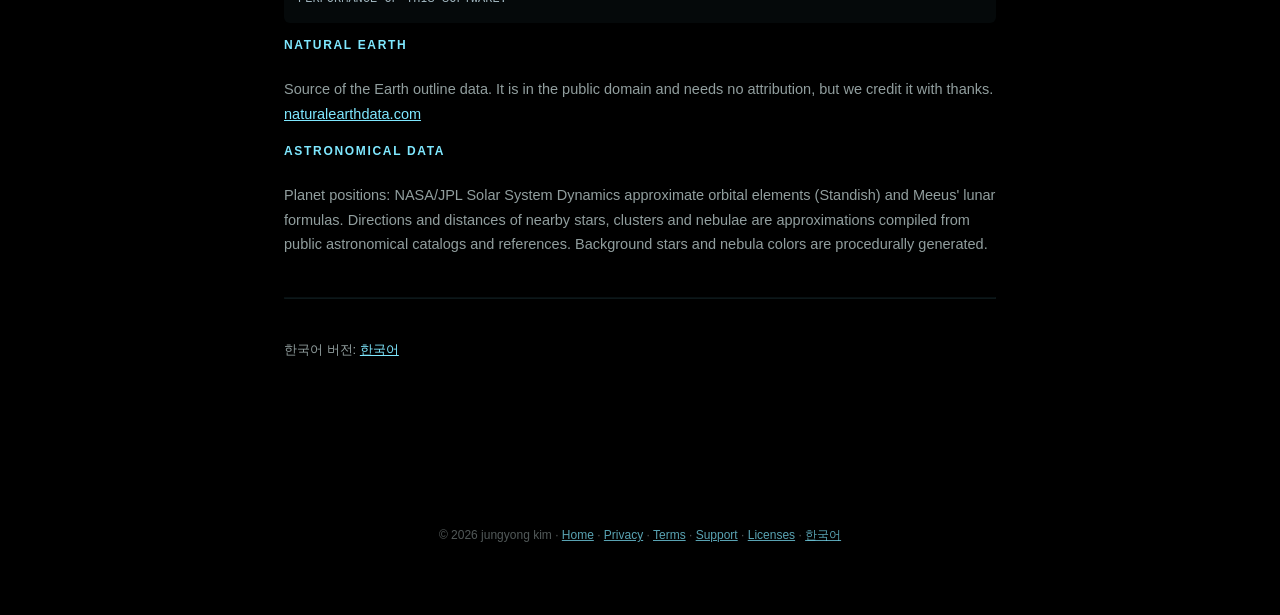
<file: licenses_en.html>
<!DOCTYPE html>
<html lang="en">
<head>
<meta charset="UTF-8">
<meta name="viewport" content="width=device-width, initial-scale=1">
<title>Open-source licenses — Holographic Cosmos</title>
<meta name="description" content="Open-source licenses">
<link rel="icon" href="data:image/svg+xml,<svg xmlns=%22http://www.w3.org/2000/svg%22 viewBox=%220 0 100 100%22><circle cx=%2250%22 cy=%2250%22 r=%2222%22 fill=%22%2304070c%22 stroke=%22%237fe8ff%22 stroke-width=%226%22/></svg>">
<link rel="stylesheet" href="style.css">
</head>
<body>
<div class="wrap">
  <a class="back" href="index_en.html">← Holographic Cosmos</a>
  <h1 class="page-title">Open-source licenses</h1>
  <div class="updated">Holographic Cosmos</div>
  <p>The app uses the open-source components and public data below. License texts are reproduced in full as those licenses require.</p>
  <h2>three.js</h2>
  <p>3D rendering library (bundled inside the app). <a href="https://threejs.org">threejs.org</a></p>
  <pre style="white-space:pre-wrap; font-size:12px; line-height:1.55; color:var(--muted,#9fb4bd); background:rgba(127,232,255,.04); padding:14px; border-radius:6px;">MIT License

Copyright 2010-2021 Three.js Authors

Permission is hereby granted, free of charge, to any person obtaining a copy of this software and associated documentation files (the "Software"), to deal in the Software without restriction, including without limitation the rights to use, copy, modify, merge, publish, distribute, sublicense, and/or sell copies of the Software, and to permit persons to whom the Software is furnished to do so, subject to the following conditions:

The above copyright notice and this permission notice shall be included in all copies or substantial portions of the Software.

THE SOFTWARE IS PROVIDED "AS IS", WITHOUT WARRANTY OF ANY KIND, EXPRESS OR IMPLIED, INCLUDING BUT NOT LIMITED TO THE WARRANTIES OF MERCHANTABILITY, FITNESS FOR A PARTICULAR PURPOSE AND NONINFRINGEMENT. IN NO EVENT SHALL THE AUTHORS OR COPYRIGHT HOLDERS BE LIABLE FOR ANY CLAIM, DAMAGES OR OTHER LIABILITY, WHETHER IN AN ACTION OF CONTRACT, TORT OR OTHERWISE, ARISING FROM, OUT OF OR IN CONNECTION WITH THE SOFTWARE OR THE USE OR OTHER DEALINGS IN THE SOFTWARE.</pre>
  <h2>Noto Sans CJK KR (Korean typeface)</h2>
  <p>The app embeds a subset of this typeface (only the Korean characters the app uses) so Korean text displays correctly even on devices without a Korean font. It is licensed under the SIL Open Font License 1.1.</p>
  <pre style="white-space:pre-wrap; font-size:12px; line-height:1.55; color:var(--muted,#9fb4bd); background:rgba(127,232,255,.04); padding:14px; border-radius:6px;">Copyright 2014-2021 Adobe (http://www.adobe.com/), with Reserved Font Name 'Source'

This Font Software is licensed under the SIL Open Font License, Version 1.1.
This license is copied below, and is also available with a FAQ at:
https://scripts.sil.org/OFL


-----------------------------------------------------------
SIL OPEN FONT LICENSE Version 1.1 - 26 February 2007
-----------------------------------------------------------

PREAMBLE
The goals of the Open Font License (OFL) are to stimulate worldwide
development of collaborative font projects, to support the font creation
efforts of academic and linguistic communities, and to provide a free and
open framework in which fonts may be shared and improved in partnership
with others.

The OFL allows the licensed fonts to be used, studied, modified and
redistributed freely as long as they are not sold by themselves. The
fonts, including any derivative works, can be bundled, embedded, 
redistributed and/or sold with any software provided that any reserved
names are not used by derivative works. The fonts and derivatives,
however, cannot be released under any other type of license. The
requirement for fonts to remain under this license does not apply
to any document created using the fonts or their derivatives.

DEFINITIONS
"Font Software" refers to the set of files released by the Copyright
Holder(s) under this license and clearly marked as such. This may
include source files, build scripts and documentation.

"Reserved Font Name" refers to any names specified as such after the
copyright statement(s).

"Original Version" refers to the collection of Font Software components as
distributed by the Copyright Holder(s).

"Modified Version" refers to any derivative made by adding to, deleting,
or substituting -- in part or in whole -- any of the components of the
Original Version, by changing formats or by porting the Font Software to a
new environment.

"Author" refers to any designer, engineer, programmer, technical
writer or other person who contributed to the Font Software.

PERMISSION &amp; CONDITIONS
Permission is hereby granted, free of charge, to any person obtaining
a copy of the Font Software, to use, study, copy, merge, embed, modify,
redistribute, and sell modified and unmodified copies of the Font
Software, subject to the following conditions:

1) Neither the Font Software nor any of its individual components,
in Original or Modified Versions, may be sold by itself.

2) Original or Modified Versions of the Font Software may be bundled,
redistributed and/or sold with any software, provided that each copy
contains the above copyright notice and this license. These can be
included either as stand-alone text files, human-readable headers or
in the appropriate machine-readable metadata fields within text or
binary files as long as those fields can be easily viewed by the user.

3) No Modified Version of the Font Software may use the Reserved Font
Name(s) unless explicit written permission is granted by the corresponding
Copyright Holder. This restriction only applies to the primary font name as
presented to the users.

4) The name(s) of the Copyright Holder(s) or the Author(s) of the Font
Software shall not be used to promote, endorse or advertise any
Modified Version, except to acknowledge the contribution(s) of the
Copyright Holder(s) and the Author(s) or with their explicit written
permission.

5) The Font Software, modified or unmodified, in part or in whole,
must be distributed entirely under this license, and must not be
distributed under any other license. The requirement for fonts to
remain under this license does not apply to any document created
using the Font Software.

TERMINATION
This license becomes null and void if any of the above conditions are
not met.

DISCLAIMER
THE FONT SOFTWARE IS PROVIDED "AS IS", WITHOUT WARRANTY OF ANY KIND,
EXPRESS OR IMPLIED, INCLUDING BUT NOT LIMITED TO ANY WARRANTIES OF
MERCHANTABILITY, FITNESS FOR A PARTICULAR PURPOSE AND NONINFRINGEMENT
OF COPYRIGHT, PATENT, TRADEMARK, OR OTHER RIGHT. IN NO EVENT SHALL THE
COPYRIGHT HOLDER BE LIABLE FOR ANY CLAIM, DAMAGES OR OTHER LIABILITY,
INCLUDING ANY GENERAL, SPECIAL, INDIRECT, INCIDENTAL, OR CONSEQUENTIAL
DAMAGES, WHETHER IN AN ACTION OF CONTRACT, TORT OR OTHERWISE, ARISING
FROM, OUT OF THE USE OR INABILITY TO USE THE FONT SOFTWARE OR FROM
OTHER DEALINGS IN THE FONT SOFTWARE.</pre>
  <h2>Noto Sans Symbols · Noto Sans Symbols 2 (symbol glyphs)</h2>
  <p>The glyphs for five interface symbols (pause ❙❙, menu ☰, play ▶, arrow ↗, sun ☉) are embedded in the app so they display correctly even on devices that lack them. They are licensed under the SIL Open Font License 1.1.</p>
  <pre style="white-space:pre-wrap; font-size:12px; line-height:1.55; color:var(--muted,#9fb4bd); background:rgba(127,232,255,.04); padding:14px; border-radius:6px;">Copyright 2022 The Noto Project Authors (https://github.com/notofonts/symbols)

This Font Software is licensed under the SIL Open Font License, Version 1.1.
This license is copied below, and is also available with a FAQ at:
https://scripts.sil.org/OFL


-----------------------------------------------------------
SIL OPEN FONT LICENSE Version 1.1 - 26 February 2007
-----------------------------------------------------------

PREAMBLE
The goals of the Open Font License (OFL) are to stimulate worldwide
development of collaborative font projects, to support the font creation
efforts of academic and linguistic communities, and to provide a free and
open framework in which fonts may be shared and improved in partnership
with others.

The OFL allows the licensed fonts to be used, studied, modified and
redistributed freely as long as they are not sold by themselves. The
fonts, including any derivative works, can be bundled, embedded, 
redistributed and/or sold with any software provided that any reserved
names are not used by derivative works. The fonts and derivatives,
however, cannot be released under any other type of license. The
requirement for fonts to remain under this license does not apply
to any document created using the fonts or their derivatives.

DEFINITIONS
"Font Software" refers to the set of files released by the Copyright
Holder(s) under this license and clearly marked as such. This may
include source files, build scripts and documentation.

"Reserved Font Name" refers to any names specified as such after the
copyright statement(s).

"Original Version" refers to the collection of Font Software components as
distributed by the Copyright Holder(s).

"Modified Version" refers to any derivative made by adding to, deleting,
or substituting -- in part or in whole -- any of the components of the
Original Version, by changing formats or by porting the Font Software to a
new environment.

"Author" refers to any designer, engineer, programmer, technical
writer or other person who contributed to the Font Software.

PERMISSION &amp; CONDITIONS
Permission is hereby granted, free of charge, to any person obtaining
a copy of the Font Software, to use, study, copy, merge, embed, modify,
redistribute, and sell modified and unmodified copies of the Font
Software, subject to the following conditions:

1) Neither the Font Software nor any of its individual components,
in Original or Modified Versions, may be sold by itself.

2) Original or Modified Versions of the Font Software may be bundled,
redistributed and/or sold with any software, provided that each copy
contains the above copyright notice and this license. These can be
included either as stand-alone text files, human-readable headers or
in the appropriate machine-readable metadata fields within text or
binary files as long as those fields can be easily viewed by the user.

3) No Modified Version of the Font Software may use the Reserved Font
Name(s) unless explicit written permission is granted by the corresponding
Copyright Holder. This restriction only applies to the primary font name as
presented to the users.

4) The name(s) of the Copyright Holder(s) or the Author(s) of the Font
Software shall not be used to promote, endorse or advertise any
Modified Version, except to acknowledge the contribution(s) of the
Copyright Holder(s) and the Author(s) or with their explicit written
permission.

5) The Font Software, modified or unmodified, in part or in whole,
must be distributed entirely under this license, and must not be
distributed under any other license. The requirement for fonts to
remain under this license does not apply to any document created
using the Font Software.

TERMINATION
This license becomes null and void if any of the above conditions are
not met.

DISCLAIMER
THE FONT SOFTWARE IS PROVIDED "AS IS", WITHOUT WARRANTY OF ANY KIND,
EXPRESS OR IMPLIED, INCLUDING BUT NOT LIMITED TO ANY WARRANTIES OF
MERCHANTABILITY, FITNESS FOR A PARTICULAR PURPOSE AND NONINFRINGEMENT
OF COPYRIGHT, PATENT, TRADEMARK, OR OTHER RIGHT. IN NO EVENT SHALL THE
COPYRIGHT HOLDER BE LIABLE FOR ANY CLAIM, DAMAGES OR OTHER LIABILITY,
INCLUDING ANY GENERAL, SPECIAL, INDIRECT, INCIDENTAL, OR CONSEQUENTIAL
DAMAGES, WHETHER IN AN ACTION OF CONTRACT, TORT OR OTHERWISE, ARISING
FROM, OUT OF THE USE OR INABILITY TO USE THE FONT SOFTWARE OR FROM
OTHER DEALINGS IN THE FONT SOFTWARE.</pre>
  <h2>world-atlas</h2>
  <p>Package that redistributes Natural Earth geographic data (used for the Earth outlines).</p>
  <pre style="white-space:pre-wrap; font-size:12px; line-height:1.55; color:var(--muted,#9fb4bd); background:rgba(127,232,255,.04); padding:14px; border-radius:6px;">ISC License

Copyright 2013-2019 Michael Bostock

Permission to use, copy, modify, and/or distribute this software for any purpose with or without fee is hereby granted, provided that the above copyright notice and this permission notice appear in all copies.

THE SOFTWARE IS PROVIDED "AS IS" AND THE AUTHOR DISCLAIMS ALL WARRANTIES WITH REGARD TO THIS SOFTWARE INCLUDING ALL IMPLIED WARRANTIES OF MERCHANTABILITY AND FITNESS. IN NO EVENT SHALL THE AUTHOR BE LIABLE FOR ANY SPECIAL, DIRECT, INDIRECT, OR CONSEQUENTIAL DAMAGES OR ANY DAMAGES WHATSOEVER RESULTING FROM LOSS OF USE, DATA OR PROFITS, WHETHER IN AN ACTION OF CONTRACT, NEGLIGENCE OR OTHER TORTIOUS ACTION, ARISING OUT OF OR IN CONNECTION WITH THE USE OR PERFORMANCE OF THIS SOFTWARE.</pre>
  <h2>Natural Earth</h2>
  <p>Source of the Earth outline data. It is in the public domain and needs no attribution, but we credit it with thanks. <a href="https://www.naturalearthdata.com">naturalearthdata.com</a></p>
  <h2>Astronomical data</h2>
  <p>Planet positions: NASA/JPL Solar System Dynamics approximate orbital elements (Standish) and Meeus' lunar formulas. Directions and distances of nearby stars, clusters and nebulae are approximations compiled from public astronomical catalogs and references. Background stars and nebula colors are procedurally generated.</p>
  <hr style="border-color:rgba(127,232,255,.1); margin:40px 0;">
  <p style="font-size:13px;">한국어 버전: <a href="licenses.html">한국어</a></p>
</div>
<footer>© 2026 jungyong kim · <a href="index_en.html">Home</a> · <a href="privacy_en.html">Privacy</a> · <a href="terms_en.html">Terms</a> · <a href="support_en.html">Support</a> · <a href="licenses_en.html">Licenses</a> · <a href="index.html">한국어</a></footer>
</body>
</html>
</file>
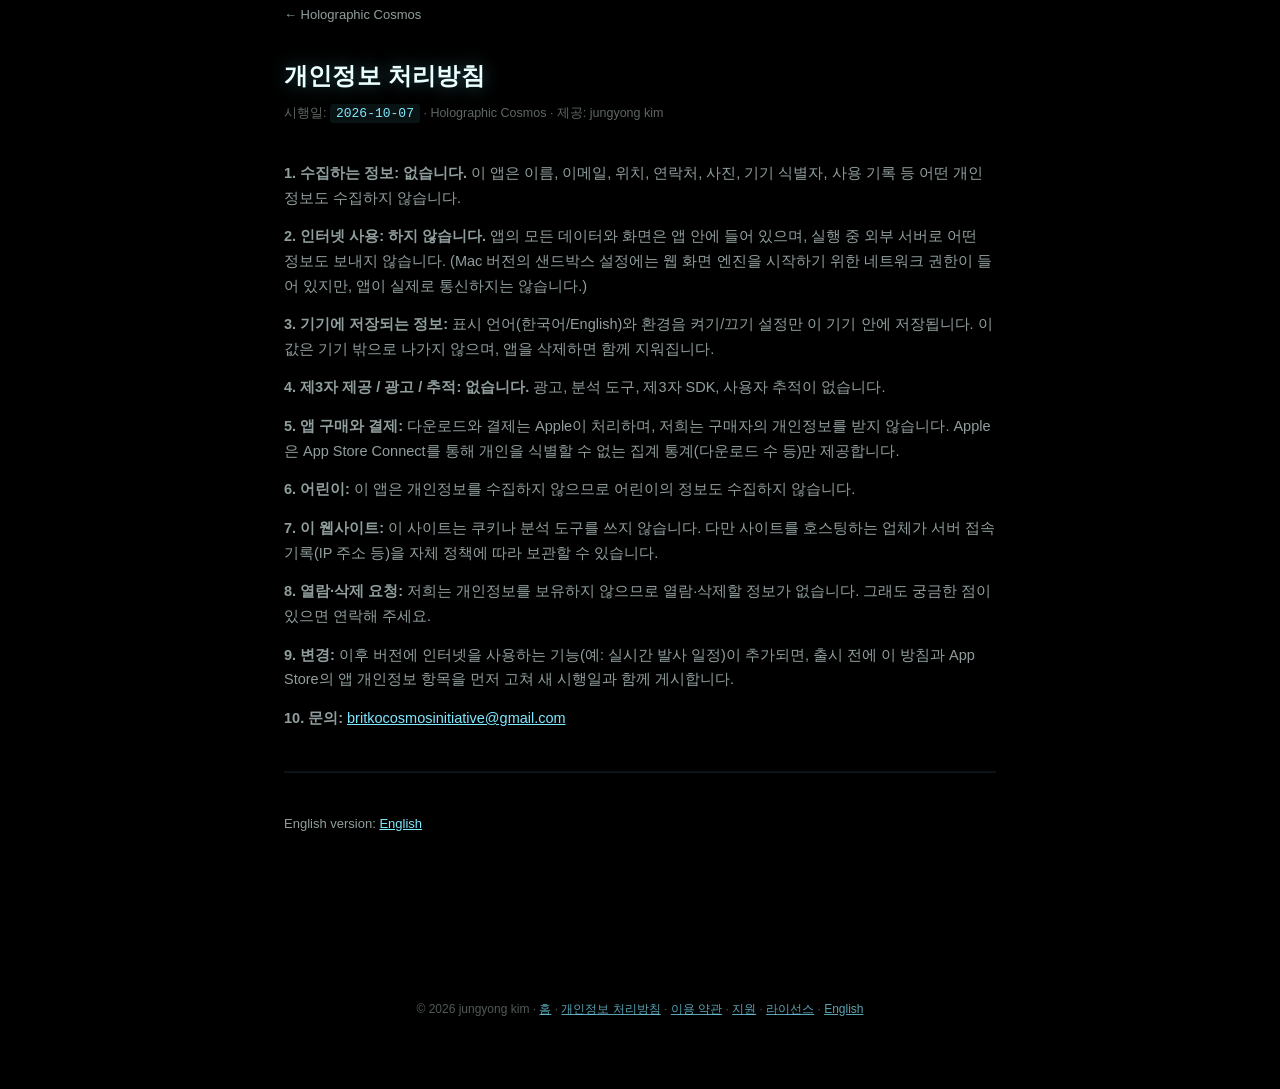
<file: privacy.html>
<!DOCTYPE html>
<html lang="ko">
<head>
<meta charset="UTF-8">
<meta name="viewport" content="width=device-width, initial-scale=1">
<title>개인정보 처리방침 — Holographic Cosmos</title>
<meta name="description" content="개인정보 처리방침">
<link rel="icon" href="data:image/svg+xml,<svg xmlns=%22http://www.w3.org/2000/svg%22 viewBox=%220 0 100 100%22><circle cx=%2250%22 cy=%2250%22 r=%2222%22 fill=%22%2304070c%22 stroke=%22%237fe8ff%22 stroke-width=%226%22/></svg>">
<link rel="stylesheet" href="style.css">
</head>
<body>
<div class="wrap">
  <a class="back" href="index.html">← Holographic Cosmos</a>
  <h1 class="page-title">개인정보 처리방침</h1>
  <div class="updated">시행일: <span class="mono">2026-10-07</span> · Holographic Cosmos · 제공: jungyong kim</div>

  <p><strong>1. 수집하는 정보: 없습니다.</strong> 이 앱은 이름, 이메일, 위치, 연락처, 사진, 기기 식별자, 사용 기록 등 어떤 개인정보도 수집하지 않습니다.</p>
  <p><strong>2. 인터넷 사용: 하지 않습니다.</strong> 앱의 모든 데이터와 화면은 앱 안에 들어 있으며, 실행 중 외부 서버로 어떤 정보도 보내지 않습니다. (Mac 버전의 샌드박스 설정에는 웹 화면 엔진을 시작하기 위한 네트워크 권한이 들어 있지만, 앱이 실제로 통신하지는 않습니다.)</p>
  <p><strong>3. 기기에 저장되는 정보:</strong> 표시 언어(한국어/English)와 환경음 켜기/끄기 설정만 이 기기 안에 저장됩니다. 이 값은 기기 밖으로 나가지 않으며, 앱을 삭제하면 함께 지워집니다.</p>
  <p><strong>4. 제3자 제공 / 광고 / 추적: 없습니다.</strong> 광고, 분석 도구, 제3자 SDK, 사용자 추적이 없습니다.</p>
  <p><strong>5. 앱 구매와 결제:</strong> 다운로드와 결제는 Apple이 처리하며, 저희는 구매자의 개인정보를 받지 않습니다. Apple은 App Store Connect를 통해 개인을 식별할 수 없는 집계 통계(다운로드 수 등)만 제공합니다.</p>
  <p><strong>6. 어린이:</strong> 이 앱은 개인정보를 수집하지 않으므로 어린이의 정보도 수집하지 않습니다.</p>
  <p><strong>7. 이 웹사이트:</strong> 이 사이트는 쿠키나 분석 도구를 쓰지 않습니다. 다만 사이트를 호스팅하는 업체가 서버 접속 기록(IP 주소 등)을 자체 정책에 따라 보관할 수 있습니다.</p>
  <p><strong>8. 열람·삭제 요청:</strong> 저희는 개인정보를 보유하지 않으므로 열람·삭제할 정보가 없습니다. 그래도 궁금한 점이 있으면 연락해 주세요.</p>
  <p><strong>9. 변경:</strong> 이후 버전에 인터넷을 사용하는 기능(예: 실시간 발사 일정)이 추가되면, 출시 전에 이 방침과 App Store의 앱 개인정보 항목을 먼저 고쳐 새 시행일과 함께 게시합니다.</p>
  <p><strong>10. 문의:</strong> <a href="mailto:britkocosmosinitiative@gmail.com">britkocosmosinitiative@gmail.com</a></p>
  <hr style="border-color:rgba(127,232,255,.1); margin:40px 0;">
  <p style="font-size:13px;">English version: <a href="privacy_en.html">English</a></p>
</div>
<footer>© 2026 jungyong kim · <a href="index.html">홈</a> · <a href="privacy.html">개인정보 처리방침</a> · <a href="terms.html">이용 약관</a> · <a href="support.html">지원</a> · <a href="licenses.html">라이선스</a> · <a href="index_en.html">English</a></footer>
</body>
</html>
</file>
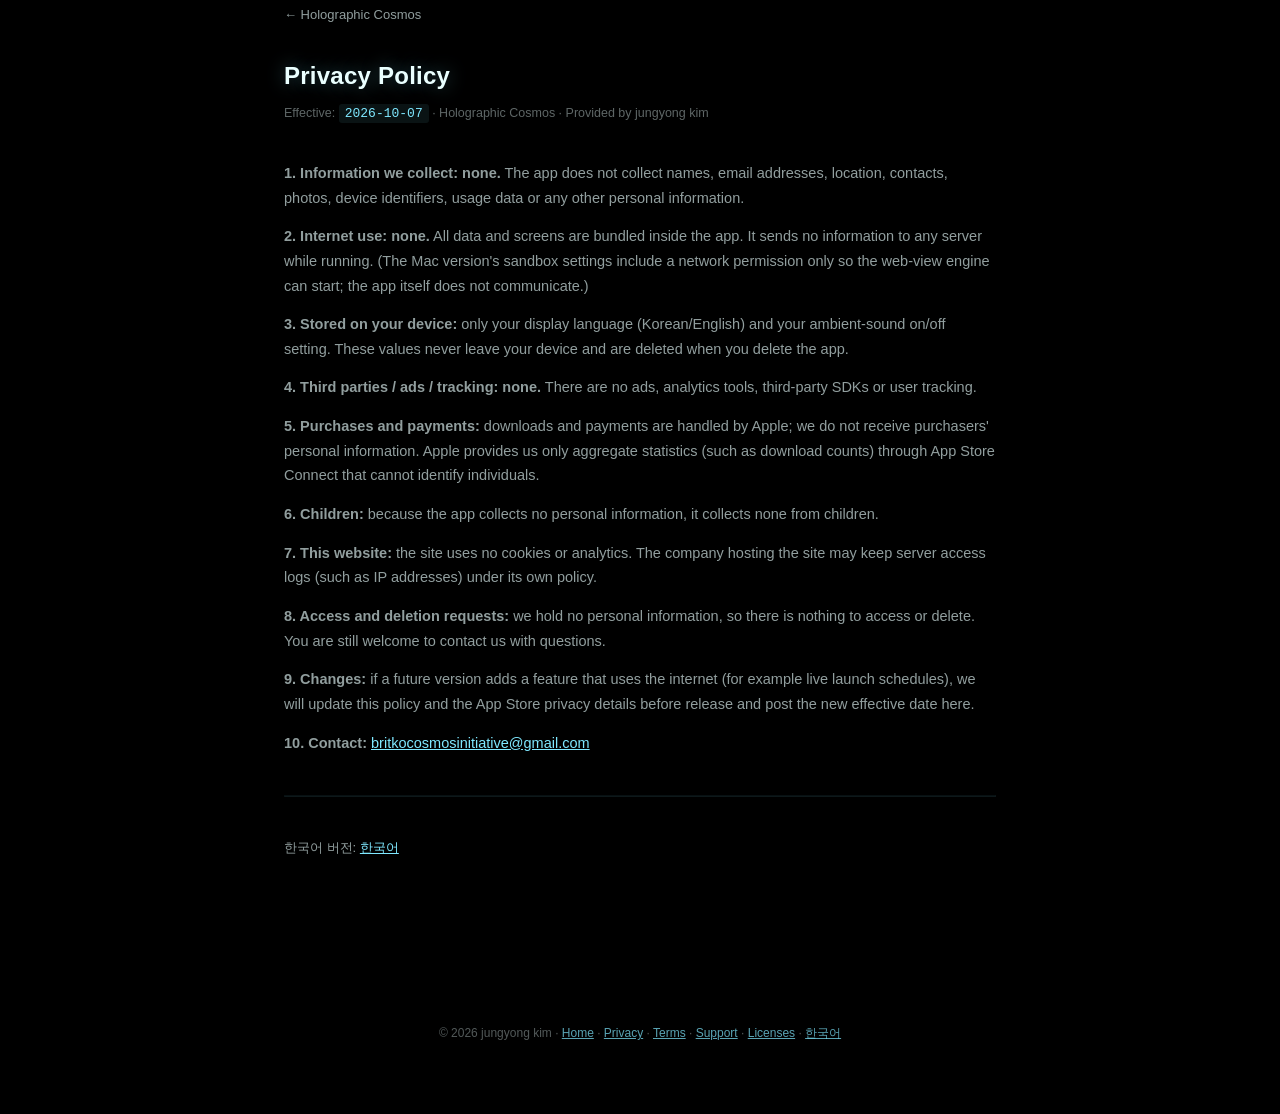
<file: privacy_en.html>
<!DOCTYPE html>
<html lang="en">
<head>
<meta charset="UTF-8">
<meta name="viewport" content="width=device-width, initial-scale=1">
<title>Privacy Policy — Holographic Cosmos</title>
<meta name="description" content="Privacy Policy">
<link rel="icon" href="data:image/svg+xml,<svg xmlns=%22http://www.w3.org/2000/svg%22 viewBox=%220 0 100 100%22><circle cx=%2250%22 cy=%2250%22 r=%2222%22 fill=%22%2304070c%22 stroke=%22%237fe8ff%22 stroke-width=%226%22/></svg>">
<link rel="stylesheet" href="style.css">
</head>
<body>
<div class="wrap">
  <a class="back" href="index_en.html">← Holographic Cosmos</a>
  <h1 class="page-title">Privacy Policy</h1>
  <div class="updated">Effective: <span class="mono">2026-10-07</span> · Holographic Cosmos · Provided by jungyong kim</div>

  <p><strong>1. Information we collect: none.</strong> The app does not collect names, email addresses, location, contacts, photos, device identifiers, usage data or any other personal information.</p>
  <p><strong>2. Internet use: none.</strong> All data and screens are bundled inside the app. It sends no information to any server while running. (The Mac version's sandbox settings include a network permission only so the web-view engine can start; the app itself does not communicate.)</p>
  <p><strong>3. Stored on your device:</strong> only your display language (Korean/English) and your ambient-sound on/off setting. These values never leave your device and are deleted when you delete the app.</p>
  <p><strong>4. Third parties / ads / tracking: none.</strong> There are no ads, analytics tools, third-party SDKs or user tracking.</p>
  <p><strong>5. Purchases and payments:</strong> downloads and payments are handled by Apple; we do not receive purchasers' personal information. Apple provides us only aggregate statistics (such as download counts) through App Store Connect that cannot identify individuals.</p>
  <p><strong>6. Children:</strong> because the app collects no personal information, it collects none from children.</p>
  <p><strong>7. This website:</strong> the site uses no cookies or analytics. The company hosting the site may keep server access logs (such as IP addresses) under its own policy.</p>
  <p><strong>8. Access and deletion requests:</strong> we hold no personal information, so there is nothing to access or delete. You are still welcome to contact us with questions.</p>
  <p><strong>9. Changes:</strong> if a future version adds a feature that uses the internet (for example live launch schedules), we will update this policy and the App Store privacy details before release and post the new effective date here.</p>
  <p><strong>10. Contact:</strong> <a href="mailto:britkocosmosinitiative@gmail.com">britkocosmosinitiative@gmail.com</a></p>
  <hr style="border-color:rgba(127,232,255,.1); margin:40px 0;">
  <p style="font-size:13px;">한국어 버전: <a href="privacy.html">한국어</a></p>
</div>
<footer>© 2026 jungyong kim · <a href="index_en.html">Home</a> · <a href="privacy_en.html">Privacy</a> · <a href="terms_en.html">Terms</a> · <a href="support_en.html">Support</a> · <a href="licenses_en.html">Licenses</a> · <a href="index.html">한국어</a></footer>
</body>
</html>
</file>
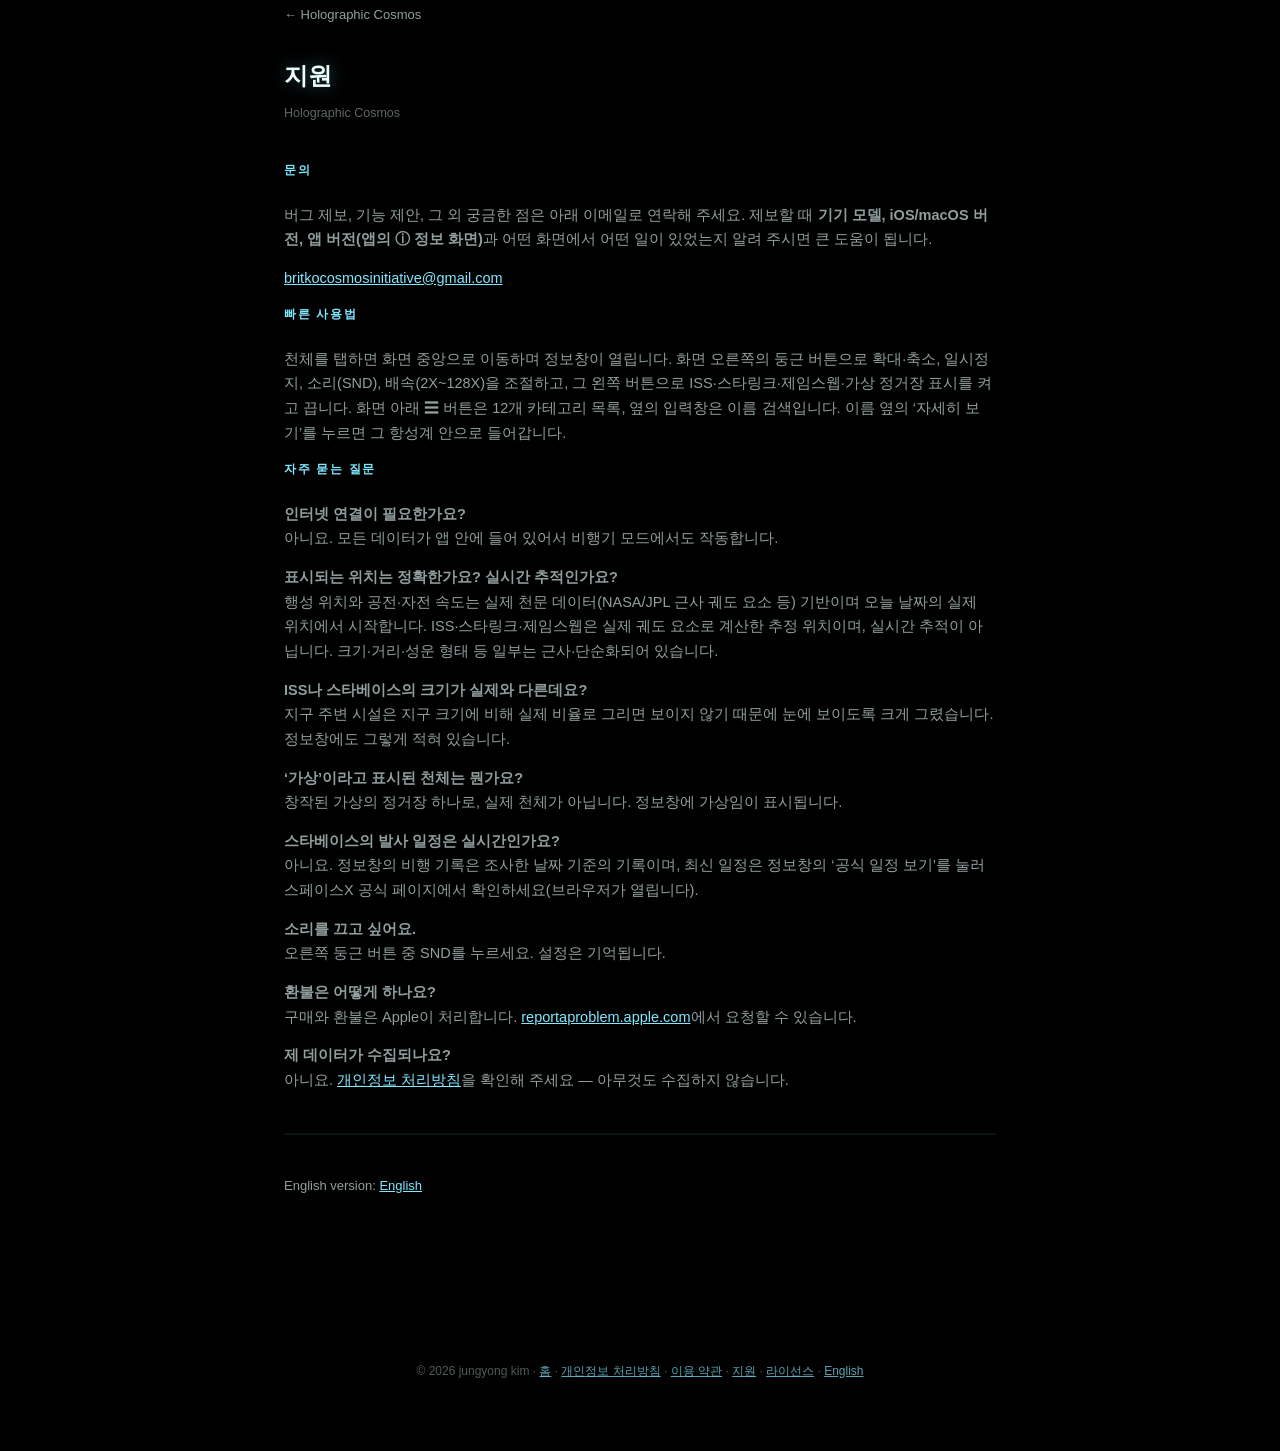
<file: support.html>
<!DOCTYPE html>
<html lang="ko">
<head>
<meta charset="UTF-8">
<meta name="viewport" content="width=device-width, initial-scale=1">
<title>지원 — Holographic Cosmos</title>
<meta name="description" content="지원">
<link rel="icon" href="data:image/svg+xml,<svg xmlns=%22http://www.w3.org/2000/svg%22 viewBox=%220 0 100 100%22><circle cx=%2250%22 cy=%2250%22 r=%2222%22 fill=%22%2304070c%22 stroke=%22%237fe8ff%22 stroke-width=%226%22/></svg>">
<link rel="stylesheet" href="style.css">
</head>
<body>
<div class="wrap">
  <a class="back" href="index.html">← Holographic Cosmos</a>
  <h1 class="page-title">지원</h1>
  <div class="updated">Holographic Cosmos</div>

  <h2>문의</h2>
  <p>버그 제보, 기능 제안, 그 외 궁금한 점은 아래 이메일로 연락해 주세요. 제보할 때 <strong>기기 모델, iOS/macOS 버전, 앱 버전(앱의 ⓘ 정보 화면)</strong>과 어떤 화면에서 어떤 일이 있었는지 알려 주시면 큰 도움이 됩니다.</p>
  <p><a href="mailto:britkocosmosinitiative@gmail.com">britkocosmosinitiative@gmail.com</a></p>

  <h2>빠른 사용법</h2>
  <p>천체를 탭하면 화면 중앙으로 이동하며 정보창이 열립니다. 화면 오른쪽의 둥근 버튼으로 확대·축소, 일시정지, 소리(SND), 배속(2X~128X)을 조절하고, 그 왼쪽 버튼으로 ISS·스타링크·제임스웹·가상 정거장 표시를 켜고 끕니다. 화면 아래 ☰ 버튼은 12개 카테고리 목록, 옆의 입력창은 이름 검색입니다. 이름 옆의 &lsquo;자세히 보기&rsquo;를 누르면 그 항성계 안으로 들어갑니다.</p>

  <h2>자주 묻는 질문</h2>
  <p><strong>인터넷 연결이 필요한가요?</strong><br>아니요. 모든 데이터가 앱 안에 들어 있어서 비행기 모드에서도 작동합니다.</p>
    <p><strong>표시되는 위치는 정확한가요? 실시간 추적인가요?</strong><br>행성 위치와 공전·자전 속도는 실제 천문 데이터(NASA/JPL 근사 궤도 요소 등) 기반이며 오늘 날짜의 실제 위치에서 시작합니다. ISS·스타링크·제임스웹은 실제 궤도 요소로 계산한 추정 위치이며, 실시간 추적이 아닙니다. 크기·거리·성운 형태 등 일부는 근사·단순화되어 있습니다.</p>
  <p><strong>ISS나 스타베이스의 크기가 실제와 다른데요?</strong><br>지구 주변 시설은 지구 크기에 비해 실제 비율로 그리면 보이지 않기 때문에 눈에 보이도록 크게 그렸습니다. 정보창에도 그렇게 적혀 있습니다.</p>
  <p><strong>&lsquo;가상&rsquo;이라고 표시된 천체는 뭔가요?</strong><br>창작된 가상의 정거장 하나로, 실제 천체가 아닙니다. 정보창에 가상임이 표시됩니다.</p>
  <p><strong>스타베이스의 발사 일정은 실시간인가요?</strong><br>아니요. 정보창의 비행 기록은 조사한 날짜 기준의 기록이며, 최신 일정은 정보창의 &lsquo;공식 일정 보기&rsquo;를 눌러 스페이스X 공식 페이지에서 확인하세요(브라우저가 열립니다).</p>
  <p><strong>소리를 끄고 싶어요.</strong><br>오른쪽 둥근 버튼 중 SND를 누르세요. 설정은 기억됩니다.</p>
  <p><strong>환불은 어떻게 하나요?</strong><br>구매와 환불은 Apple이 처리합니다. <a href="https://reportaproblem.apple.com">reportaproblem.apple.com</a>에서 요청할 수 있습니다.</p>
  <p><strong>제 데이터가 수집되나요?</strong><br>아니요. <a href="privacy.html">개인정보 처리방침</a>을 확인해 주세요 — 아무것도 수집하지 않습니다.</p>
  <hr style="border-color:rgba(127,232,255,.1); margin:40px 0;">
  <p style="font-size:13px;">English version: <a href="support_en.html">English</a></p>
</div>
<footer>© 2026 jungyong kim · <a href="index.html">홈</a> · <a href="privacy.html">개인정보 처리방침</a> · <a href="terms.html">이용 약관</a> · <a href="support.html">지원</a> · <a href="licenses.html">라이선스</a> · <a href="index_en.html">English</a></footer>
</body>
</html>
</file>
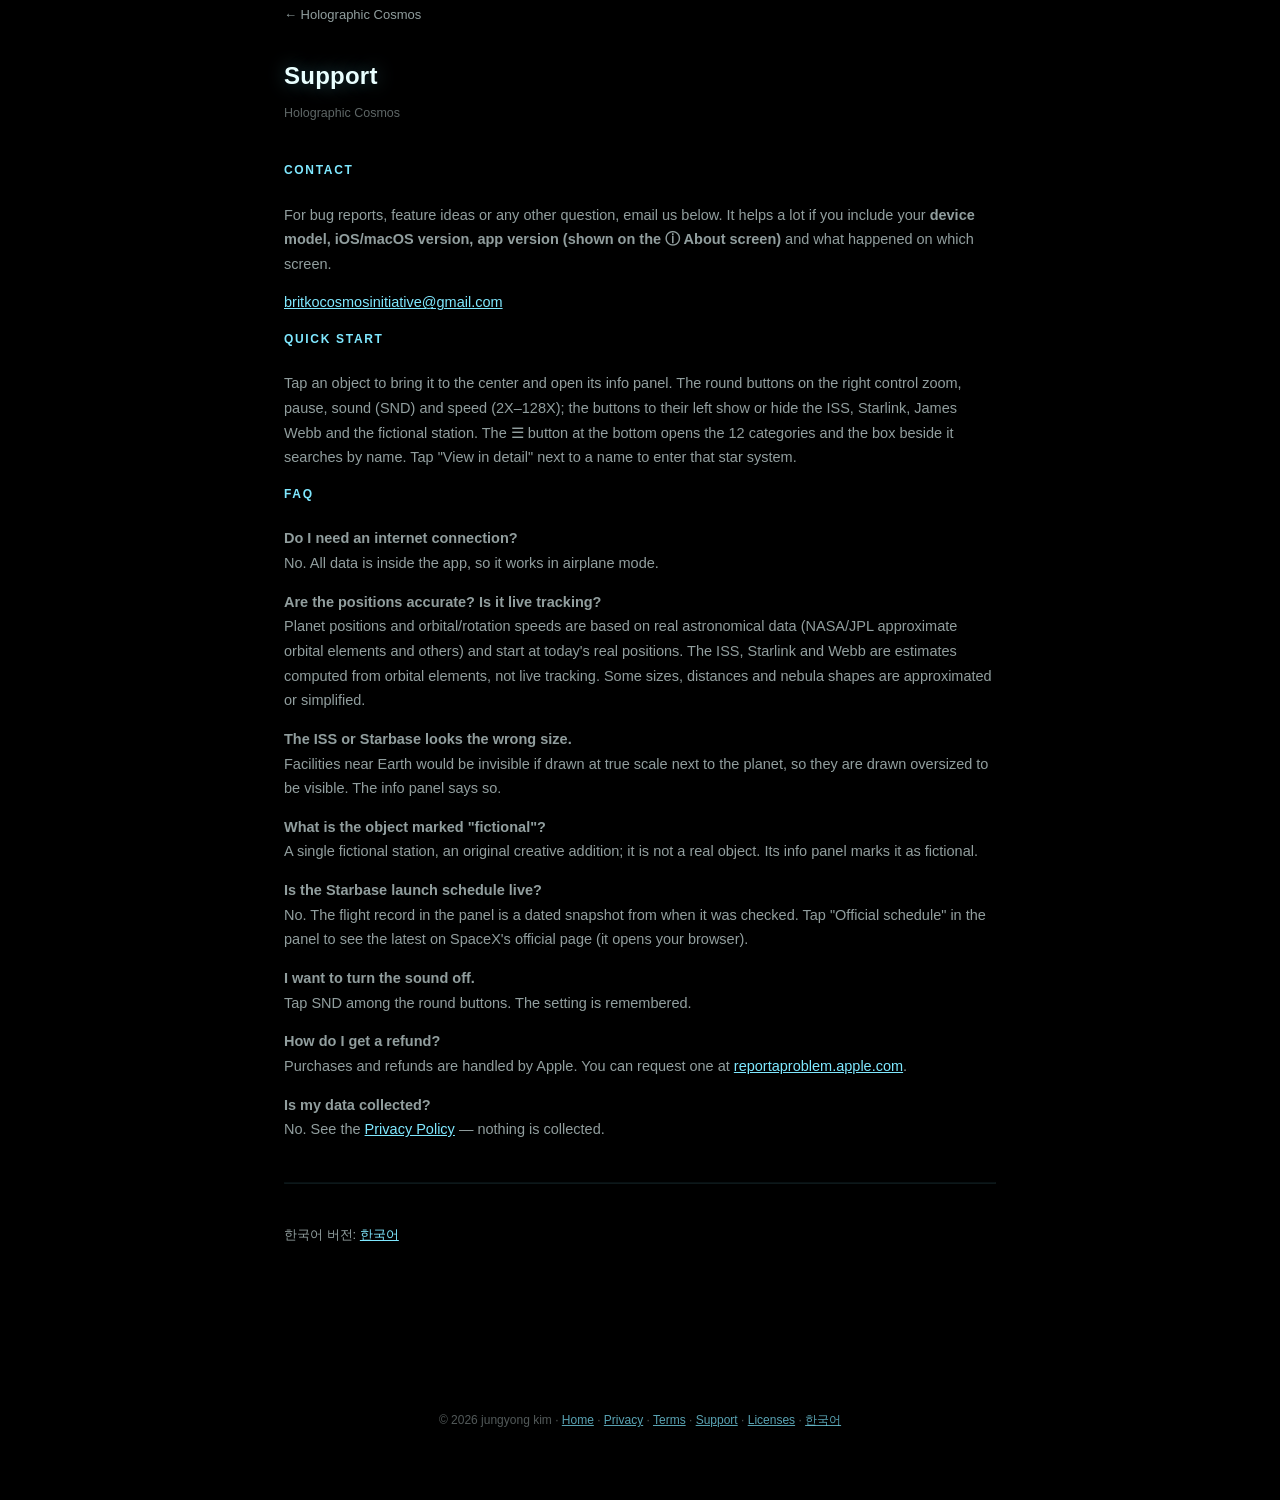
<file: support_en.html>
<!DOCTYPE html>
<html lang="en">
<head>
<meta charset="UTF-8">
<meta name="viewport" content="width=device-width, initial-scale=1">
<title>Support — Holographic Cosmos</title>
<meta name="description" content="Support">
<link rel="icon" href="data:image/svg+xml,<svg xmlns=%22http://www.w3.org/2000/svg%22 viewBox=%220 0 100 100%22><circle cx=%2250%22 cy=%2250%22 r=%2222%22 fill=%22%2304070c%22 stroke=%22%237fe8ff%22 stroke-width=%226%22/></svg>">
<link rel="stylesheet" href="style.css">
</head>
<body>
<div class="wrap">
  <a class="back" href="index_en.html">← Holographic Cosmos</a>
  <h1 class="page-title">Support</h1>
  <div class="updated">Holographic Cosmos</div>

  <h2>Contact</h2>
  <p>For bug reports, feature ideas or any other question, email us below. It helps a lot if you include your <strong>device model, iOS/macOS version, app version (shown on the ⓘ About screen)</strong> and what happened on which screen.</p>
  <p><a href="mailto:britkocosmosinitiative@gmail.com">britkocosmosinitiative@gmail.com</a></p>

  <h2>Quick start</h2>
  <p>Tap an object to bring it to the center and open its info panel. The round buttons on the right control zoom, pause, sound (SND) and speed (2X–128X); the buttons to their left show or hide the ISS, Starlink, James Webb and the fictional station. The ☰ button at the bottom opens the 12 categories and the box beside it searches by name. Tap "View in detail" next to a name to enter that star system.</p>

  <h2>FAQ</h2>
  <p><strong>Do I need an internet connection?</strong><br>No. All data is inside the app, so it works in airplane mode.</p>
    <p><strong>Are the positions accurate? Is it live tracking?</strong><br>Planet positions and orbital/rotation speeds are based on real astronomical data (NASA/JPL approximate orbital elements and others) and start at today's real positions. The ISS, Starlink and Webb are estimates computed from orbital elements, not live tracking. Some sizes, distances and nebula shapes are approximated or simplified.</p>
  <p><strong>The ISS or Starbase looks the wrong size.</strong><br>Facilities near Earth would be invisible if drawn at true scale next to the planet, so they are drawn oversized to be visible. The info panel says so.</p>
  <p><strong>What is the object marked "fictional"?</strong><br>A single fictional station, an original creative addition; it is not a real object. Its info panel marks it as fictional.</p>
  <p><strong>Is the Starbase launch schedule live?</strong><br>No. The flight record in the panel is a dated snapshot from when it was checked. Tap "Official schedule" in the panel to see the latest on SpaceX's official page (it opens your browser).</p>
  <p><strong>I want to turn the sound off.</strong><br>Tap SND among the round buttons. The setting is remembered.</p>
  <p><strong>How do I get a refund?</strong><br>Purchases and refunds are handled by Apple. You can request one at <a href="https://reportaproblem.apple.com">reportaproblem.apple.com</a>.</p>
  <p><strong>Is my data collected?</strong><br>No. See the <a href="privacy_en.html">Privacy Policy</a> — nothing is collected.</p>
  <hr style="border-color:rgba(127,232,255,.1); margin:40px 0;">
  <p style="font-size:13px;">한국어 버전: <a href="support.html">한국어</a></p>
</div>
<footer>© 2026 jungyong kim · <a href="index_en.html">Home</a> · <a href="privacy_en.html">Privacy</a> · <a href="terms_en.html">Terms</a> · <a href="support_en.html">Support</a> · <a href="licenses_en.html">Licenses</a> · <a href="index.html">한국어</a></footer>
</body>
</html>
</file>
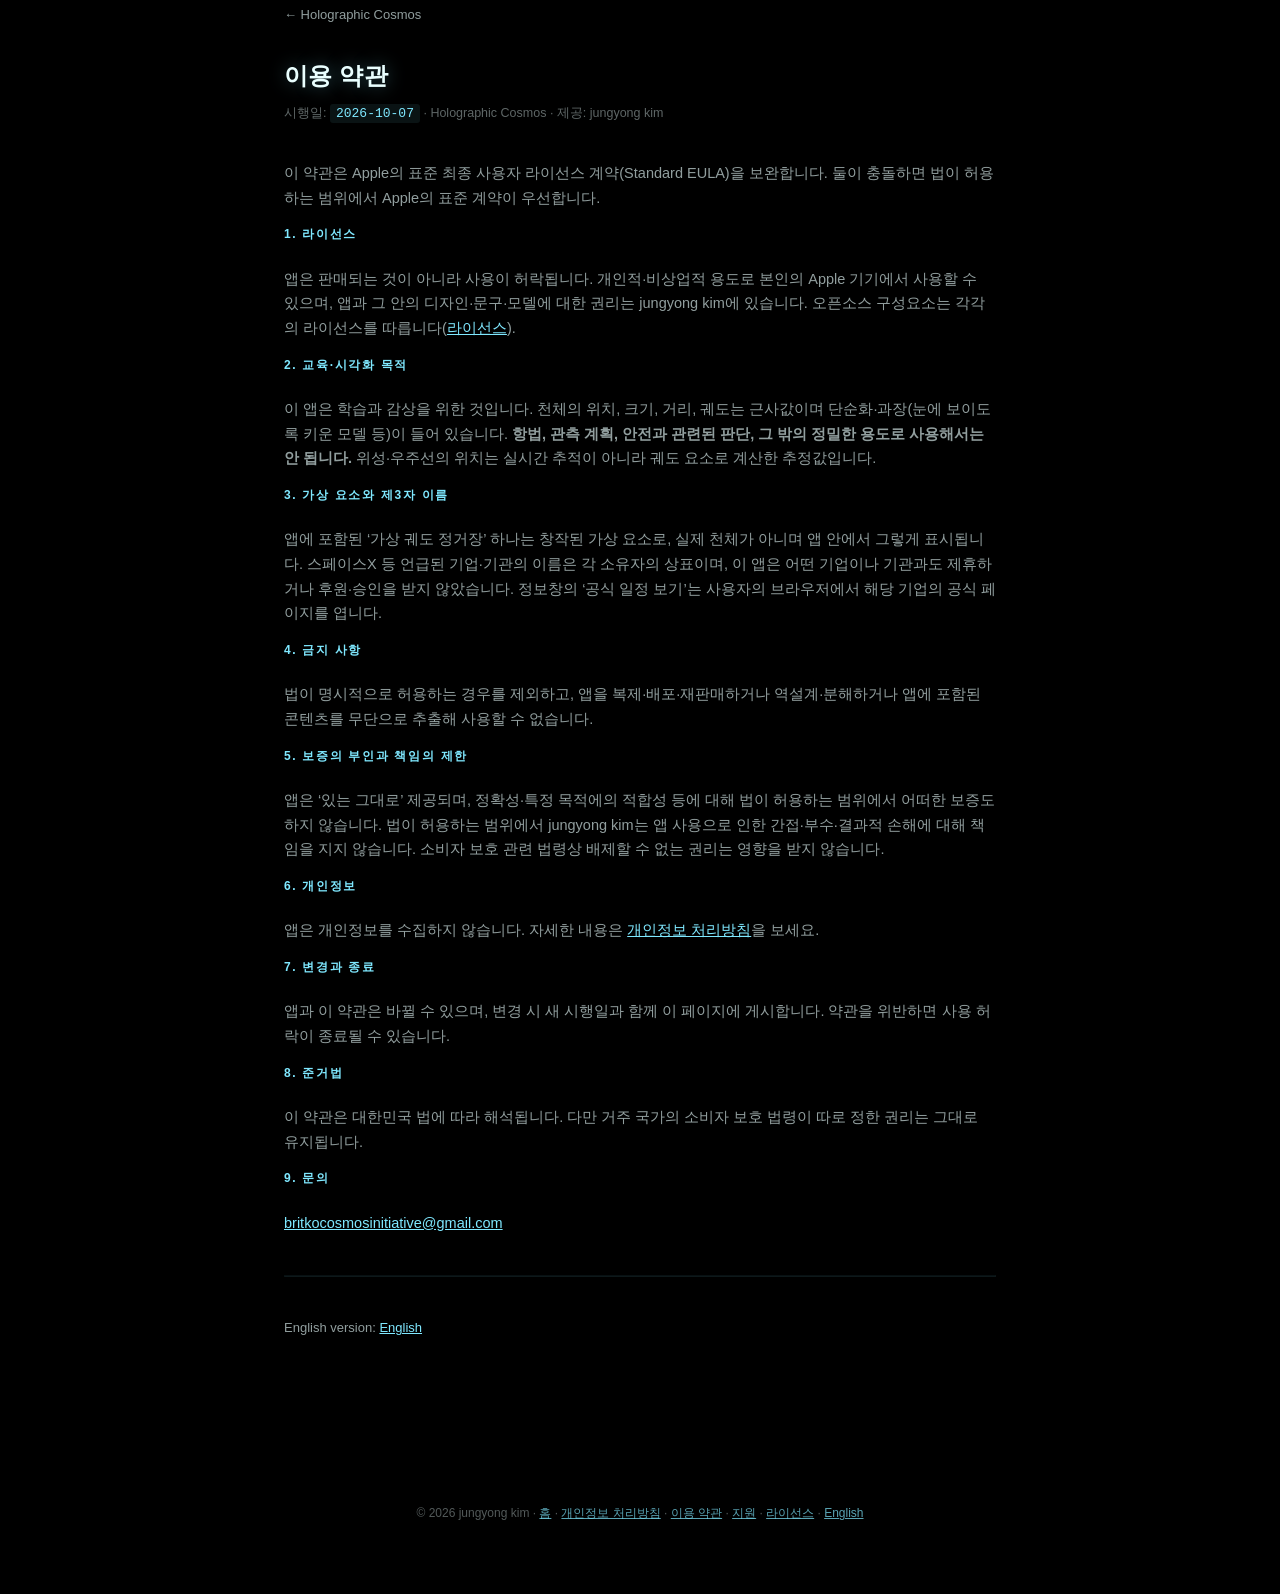
<file: terms.html>
<!DOCTYPE html>
<html lang="ko">
<head>
<meta charset="UTF-8">
<meta name="viewport" content="width=device-width, initial-scale=1">
<title>이용 약관 — Holographic Cosmos</title>
<meta name="description" content="이용 약관">
<link rel="icon" href="data:image/svg+xml,<svg xmlns=%22http://www.w3.org/2000/svg%22 viewBox=%220 0 100 100%22><circle cx=%2250%22 cy=%2250%22 r=%2222%22 fill=%22%2304070c%22 stroke=%22%237fe8ff%22 stroke-width=%226%22/></svg>">
<link rel="stylesheet" href="style.css">
</head>
<body>
<div class="wrap">
  <a class="back" href="index.html">← Holographic Cosmos</a>
  <h1 class="page-title">이용 약관</h1>
  <div class="updated">시행일: <span class="mono">2026-10-07</span> · Holographic Cosmos · 제공: jungyong kim</div>

  <p>이 약관은 Apple의 표준 최종 사용자 라이선스 계약(Standard EULA)을 보완합니다. 둘이 충돌하면 법이 허용하는 범위에서 Apple의 표준 계약이 우선합니다.</p>
  <h2>1. 라이선스</h2>
  <p>앱은 판매되는 것이 아니라 사용이 허락됩니다. 개인적·비상업적 용도로 본인의 Apple 기기에서 사용할 수 있으며, 앱과 그 안의 디자인·문구·모델에 대한 권리는 jungyong kim에 있습니다. 오픈소스 구성요소는 각각의 라이선스를 따릅니다(<a href="licenses.html">라이선스</a>).</p>
  <h2>2. 교육·시각화 목적</h2>
  <p>이 앱은 학습과 감상을 위한 것입니다. 천체의 위치, 크기, 거리, 궤도는 근사값이며 단순화·과장(눈에 보이도록 키운 모델 등)이 들어 있습니다. <strong>항법, 관측 계획, 안전과 관련된 판단, 그 밖의 정밀한 용도로 사용해서는 안 됩니다.</strong> 위성·우주선의 위치는 실시간 추적이 아니라 궤도 요소로 계산한 추정값입니다.</p>
  <h2>3. 가상 요소와 제3자 이름</h2>
  <p>앱에 포함된 &lsquo;가상 궤도 정거장&rsquo; 하나는 창작된 가상 요소로, 실제 천체가 아니며 앱 안에서 그렇게 표시됩니다. 스페이스X 등 언급된 기업·기관의 이름은 각 소유자의 상표이며, 이 앱은 어떤 기업이나 기관과도 제휴하거나 후원·승인을 받지 않았습니다. 정보창의 &lsquo;공식 일정 보기&rsquo;는 사용자의 브라우저에서 해당 기업의 공식 페이지를 엽니다.</p>
  <h2>4. 금지 사항</h2>
  <p>법이 명시적으로 허용하는 경우를 제외하고, 앱을 복제·배포·재판매하거나 역설계·분해하거나 앱에 포함된 콘텐츠를 무단으로 추출해 사용할 수 없습니다.</p>
  <h2>5. 보증의 부인과 책임의 제한</h2>
  <p>앱은 &lsquo;있는 그대로&rsquo; 제공되며, 정확성·특정 목적에의 적합성 등에 대해 법이 허용하는 범위에서 어떠한 보증도 하지 않습니다. 법이 허용하는 범위에서 jungyong kim는 앱 사용으로 인한 간접·부수·결과적 손해에 대해 책임을 지지 않습니다. 소비자 보호 관련 법령상 배제할 수 없는 권리는 영향을 받지 않습니다.</p>
  <h2>6. 개인정보</h2>
  <p>앱은 개인정보를 수집하지 않습니다. 자세한 내용은 <a href="privacy.html">개인정보 처리방침</a>을 보세요.</p>
  <h2>7. 변경과 종료</h2>
  <p>앱과 이 약관은 바뀔 수 있으며, 변경 시 새 시행일과 함께 이 페이지에 게시합니다. 약관을 위반하면 사용 허락이 종료될 수 있습니다.</p>
  <h2>8. 준거법</h2>
  <p>이 약관은 대한민국 법에 따라 해석됩니다. 다만 거주 국가의 소비자 보호 법령이 따로 정한 권리는 그대로 유지됩니다.</p>
  <h2>9. 문의</h2>
  <p><a href="mailto:britkocosmosinitiative@gmail.com">britkocosmosinitiative@gmail.com</a></p>
  <hr style="border-color:rgba(127,232,255,.1); margin:40px 0;">
  <p style="font-size:13px;">English version: <a href="terms_en.html">English</a></p>
</div>
<footer>© 2026 jungyong kim · <a href="index.html">홈</a> · <a href="privacy.html">개인정보 처리방침</a> · <a href="terms.html">이용 약관</a> · <a href="support.html">지원</a> · <a href="licenses.html">라이선스</a> · <a href="index_en.html">English</a></footer>
</body>
</html>
</file>
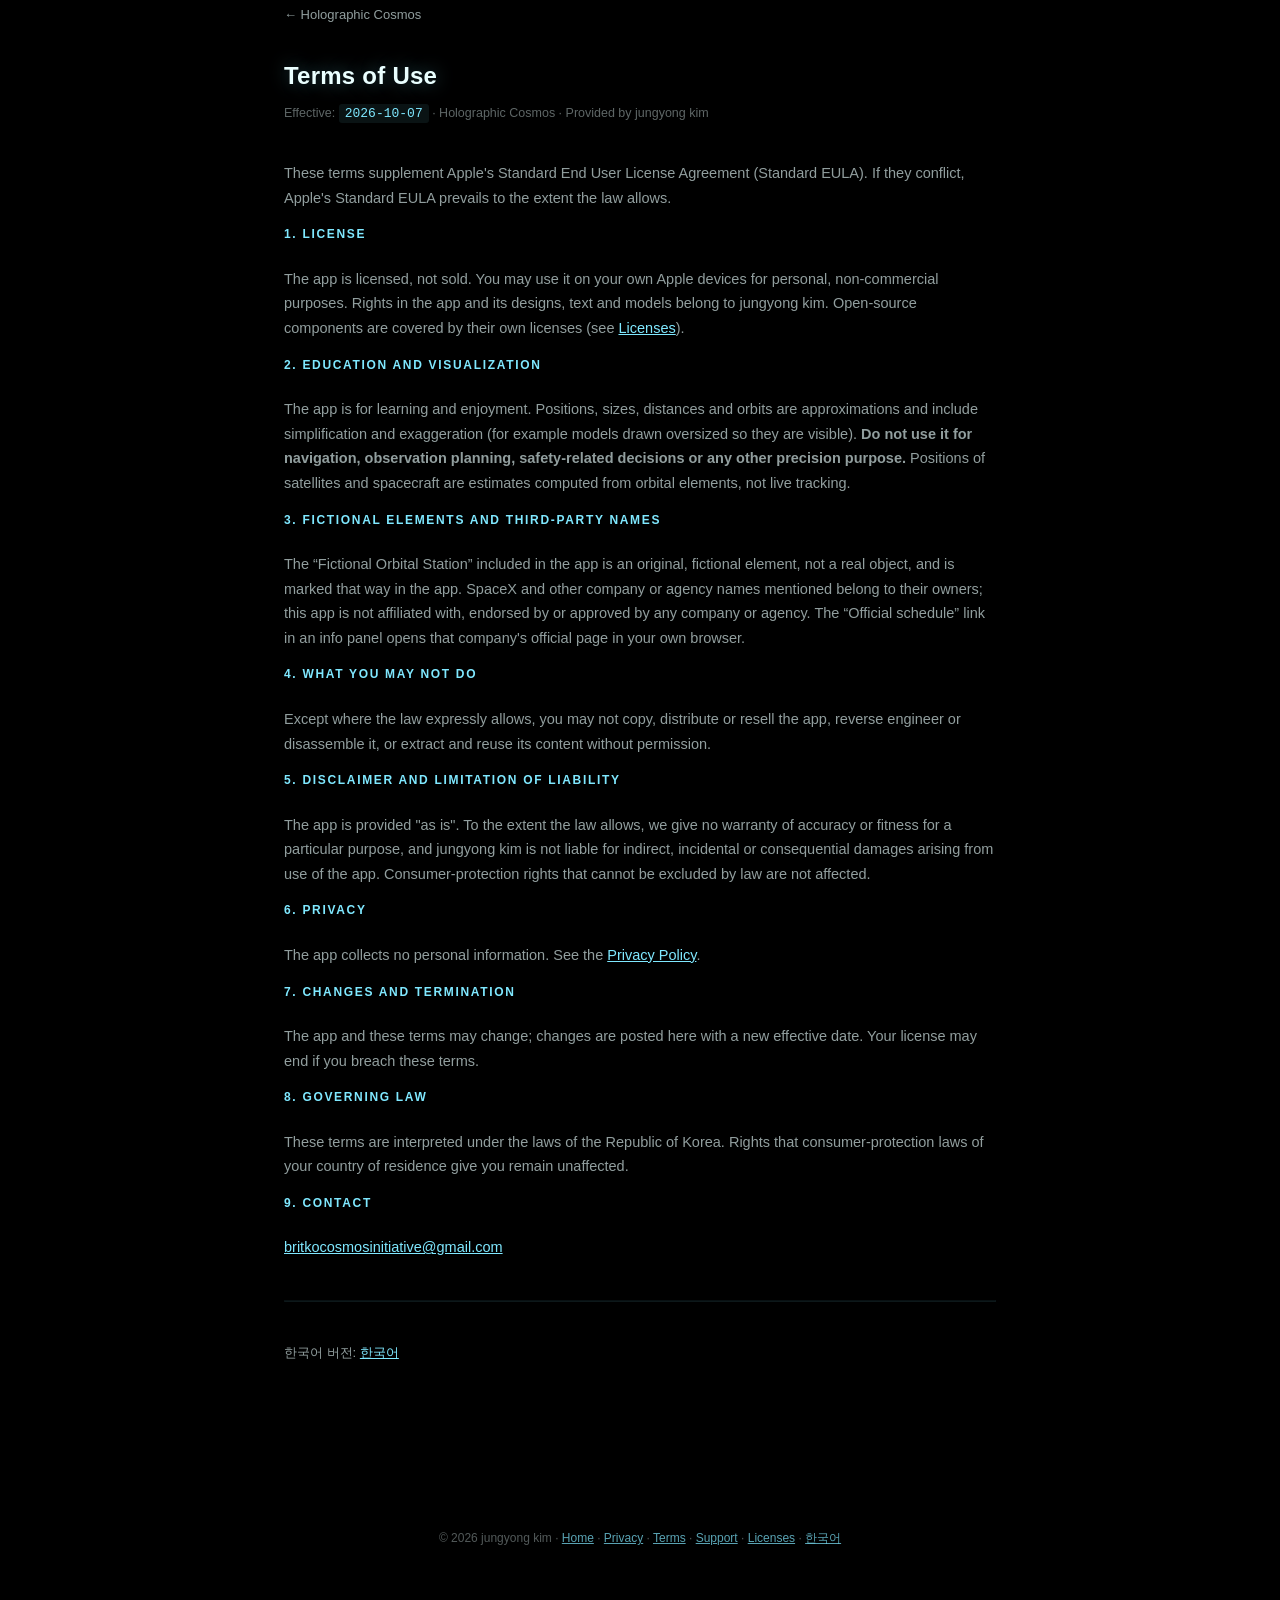
<file: terms_en.html>
<!DOCTYPE html>
<html lang="en">
<head>
<meta charset="UTF-8">
<meta name="viewport" content="width=device-width, initial-scale=1">
<title>Terms of Use — Holographic Cosmos</title>
<meta name="description" content="Terms of Use">
<link rel="icon" href="data:image/svg+xml,<svg xmlns=%22http://www.w3.org/2000/svg%22 viewBox=%220 0 100 100%22><circle cx=%2250%22 cy=%2250%22 r=%2222%22 fill=%22%2304070c%22 stroke=%22%237fe8ff%22 stroke-width=%226%22/></svg>">
<link rel="stylesheet" href="style.css">
</head>
<body>
<div class="wrap">
  <a class="back" href="index_en.html">← Holographic Cosmos</a>
  <h1 class="page-title">Terms of Use</h1>
  <div class="updated">Effective: <span class="mono">2026-10-07</span> · Holographic Cosmos · Provided by jungyong kim</div>

  <p>These terms supplement Apple's Standard End User License Agreement (Standard EULA). If they conflict, Apple's Standard EULA prevails to the extent the law allows.</p>
  <h2>1. License</h2>
  <p>The app is licensed, not sold. You may use it on your own Apple devices for personal, non-commercial purposes. Rights in the app and its designs, text and models belong to jungyong kim. Open-source components are covered by their own licenses (see <a href="licenses_en.html">Licenses</a>).</p>
  <h2>2. Education and visualization</h2>
  <p>The app is for learning and enjoyment. Positions, sizes, distances and orbits are approximations and include simplification and exaggeration (for example models drawn oversized so they are visible). <strong>Do not use it for navigation, observation planning, safety-related decisions or any other precision purpose.</strong> Positions of satellites and spacecraft are estimates computed from orbital elements, not live tracking.</p>
  <h2>3. Fictional elements and third-party names</h2>
  <p>The &ldquo;Fictional Orbital Station&rdquo; included in the app is an original, fictional element, not a real object, and is marked that way in the app. SpaceX and other company or agency names mentioned belong to their owners; this app is not affiliated with, endorsed by or approved by any company or agency. The &ldquo;Official schedule&rdquo; link in an info panel opens that company's official page in your own browser.</p>
  <h2>4. What you may not do</h2>
  <p>Except where the law expressly allows, you may not copy, distribute or resell the app, reverse engineer or disassemble it, or extract and reuse its content without permission.</p>
  <h2>5. Disclaimer and limitation of liability</h2>
  <p>The app is provided "as is". To the extent the law allows, we give no warranty of accuracy or fitness for a particular purpose, and jungyong kim is not liable for indirect, incidental or consequential damages arising from use of the app. Consumer-protection rights that cannot be excluded by law are not affected.</p>
  <h2>6. Privacy</h2>
  <p>The app collects no personal information. See the <a href="privacy_en.html">Privacy Policy</a>.</p>
  <h2>7. Changes and termination</h2>
  <p>The app and these terms may change; changes are posted here with a new effective date. Your license may end if you breach these terms.</p>
  <h2>8. Governing law</h2>
  <p>These terms are interpreted under the laws of the Republic of Korea. Rights that consumer-protection laws of your country of residence give you remain unaffected.</p>
  <h2>9. Contact</h2>
  <p><a href="mailto:britkocosmosinitiative@gmail.com">britkocosmosinitiative@gmail.com</a></p>
  <hr style="border-color:rgba(127,232,255,.1); margin:40px 0;">
  <p style="font-size:13px;">한국어 버전: <a href="terms.html">한국어</a></p>
</div>
<footer>© 2026 jungyong kim · <a href="index_en.html">Home</a> · <a href="privacy_en.html">Privacy</a> · <a href="terms_en.html">Terms</a> · <a href="support_en.html">Support</a> · <a href="licenses_en.html">Licenses</a> · <a href="index.html">한국어</a></footer>
</body>
</html>
</file>
<file: style.css>
:root{
  --bg:#000000; --bg2:#020202; --cyan:#7fe8ff; --cyan-dim:rgba(127,232,255,.55);
  --gold:#ffd9a0; --text:#eaffff; --text-dim:rgba(234,255,255,.62);
}
*{box-sizing:border-box;}
html,body{margin:0;background:var(--bg);color:var(--text);
  font-family:-apple-system,BlinkMacSystemFont,'Segoe UI',Pretendard,sans-serif;}
body{line-height:1.7;}
a{color:var(--cyan);}
.wrap{max-width:760px;margin:0 auto;padding:0 24px 100px;}
header.hero{
  padding:90px 24px 60px;text-align:center;
  background:
    radial-gradient(ellipse 700px 380px at 50% 0%, rgba(127,232,255,.06), transparent 70%),
    var(--bg2);
  border-bottom:1px solid rgba(127,232,255,.12);
}
.dot{width:9px;height:9px;border-radius:50%;background:var(--cyan);margin:0 auto 22px;
  box-shadow:0 0 22px 6px rgba(127,232,255,.55);}
h1{font-size:30px;font-weight:700;letter-spacing:.01em;margin:0 0 10px;
  text-shadow:0 0 18px rgba(127,232,255,.35);}
.tagline{color:var(--text-dim);font-size:15px;margin:0 0 34px;}
.badges{display:flex;gap:10px;justify-content:center;flex-wrap:wrap;}
.badge{display:inline-block;padding:10px 20px;border:1px solid var(--cyan-dim);border-radius:3px;
  font-size:12px;letter-spacing:.06em;color:var(--cyan);text-decoration:none;text-transform:uppercase;}
.badge.pro{border-color:rgba(255,217,160,.55);color:var(--gold);}
.badge:hover{background:rgba(127,232,255,.08);}
nav.sub{display:flex;gap:22px;justify-content:center;margin-top:26px;font-size:13px;}
nav.sub a{color:var(--text-dim);text-decoration:none;}
nav.sub a:hover{color:var(--cyan);}
section{padding:54px 0;border-bottom:1px solid rgba(127,232,255,.08);}
section:last-of-type{border-bottom:none;}
h2{font-size:12px;letter-spacing:.14em;text-transform:uppercase;color:var(--cyan);
  margin:0 0 22px;font-weight:600;}
h3{font-size:16px;color:var(--text);margin:0 0 6px;}
p{color:var(--text-dim);font-size:14.5px;margin:0 0 14px;}
.grid{display:grid;grid-template-columns:1fr 1fr;gap:26px;}
@media (max-width:560px){.grid{grid-template-columns:1fr;}}
.feat{padding:18px 20px;border:1px solid rgba(127,232,255,.14);border-radius:4px;background:rgba(127,232,255,.03);}
.feat .k{font-size:10px;letter-spacing:.1em;color:var(--gold);text-transform:uppercase;margin-bottom:6px;}
table{width:100%;border-collapse:collapse;font-size:13.5px;color:var(--text-dim);}
td,th{padding:10px 8px;border-bottom:1px solid rgba(127,232,255,.1);text-align:left;}
th{color:var(--text);font-weight:600;}
footer{text-align:center;padding:50px 24px 70px;color:rgba(234,255,255,.35);font-size:12px;}
footer a{color:rgba(127,232,255,.7);}
.back{display:inline-block;margin-bottom:30px;color:var(--text-dim);text-decoration:none;font-size:13px;}
.back:hover{color:var(--cyan);}
.page-title{font-size:24px;margin:0 0 6px;}
.updated{color:rgba(234,255,255,.4);font-size:12.5px;margin-bottom:36px;}
ol,ul{color:var(--text-dim);font-size:14.5px;padding-left:22px;}
li{margin-bottom:8px;}
.mono{font-family:ui-monospace,SFMono-Regular,Menlo,monospace;font-size:13px;
  background:rgba(127,232,255,.08);padding:2px 6px;border-radius:3px;color:var(--cyan);}

header.hero{ position:relative; overflow:hidden; }
#bigbang-canvas{
  position:absolute; inset:0; width:100%; height:100%;
  display:block; pointer-events:none; z-index:0;
  transition:opacity .3s linear;
}
header.hero .hero-inner{ position:relative; z-index:1; }
/* Outer wrapper: pure positioning only -- no opacity/visibility here.
   (Earlier version had opacity:0 + a `.show` rule on THIS element, but the
   JS only ever toggles `.show` on the inner .logo-text -- so this element's
   opacity was permanently stuck at 0 and hid the logo no matter what the
   inner element did. That was the actual bug.) */
#logo-reveal{
  position:relative; display:flex; justify-content:center; z-index:1;
  margin:0 0 30px; pointer-events:none;
}
#logo-reveal img{ max-height:64px; }

/* Inner element: this is the ONLY thing whose visibility toggles. Sits at
   the exact spot the particles converge on (screen center of the header)
   -- which is also where the title/tagline live, so a soft dark backdrop
   pill makes it read clearly no matter what's behind it. */
.logo-text{
  text-align:center; opacity:1; transform:none; padding:0;
  background:none; border-radius:0;
}
.logo-text.show{ opacity:1; transform:scale(1); }
.logo-text .mark{
  font-size:30px; font-weight:700; letter-spacing:.3em; padding-left:.3em; color:var(--gold);
  text-shadow:0 0 26px rgba(255,217,160,.65); margin-bottom:8px;
}
.logo-text .full{
  font-size:12px; letter-spacing:.16em; color:rgba(234,255,255,.6);
  text-transform:uppercase;
}


#galaxy-bg-frame{
  position:absolute; inset:0; width:100%; height:100%; border:0;
  z-index:0; pointer-events:none;
}
header.hero::after{
  /* dark gradient over the live galaxy view so the title/tagline/badges stay legible */
  content:''; position:absolute; inset:0; z-index:0; pointer-events:none;
  background:
    radial-gradient(ellipse 640px 420px at 50% 46%, rgba(0,0,0,.72) 0%, rgba(0,0,0,.45) 55%, rgba(0,0,0,.15) 78%, transparent 100%),
    linear-gradient(rgba(0,0,0,.35), rgba(0,0,0,.55));
}

/* store badge shown before the app is live */
.badge.soon { opacity:.55; pointer-events:none; cursor:default; }
</file>
